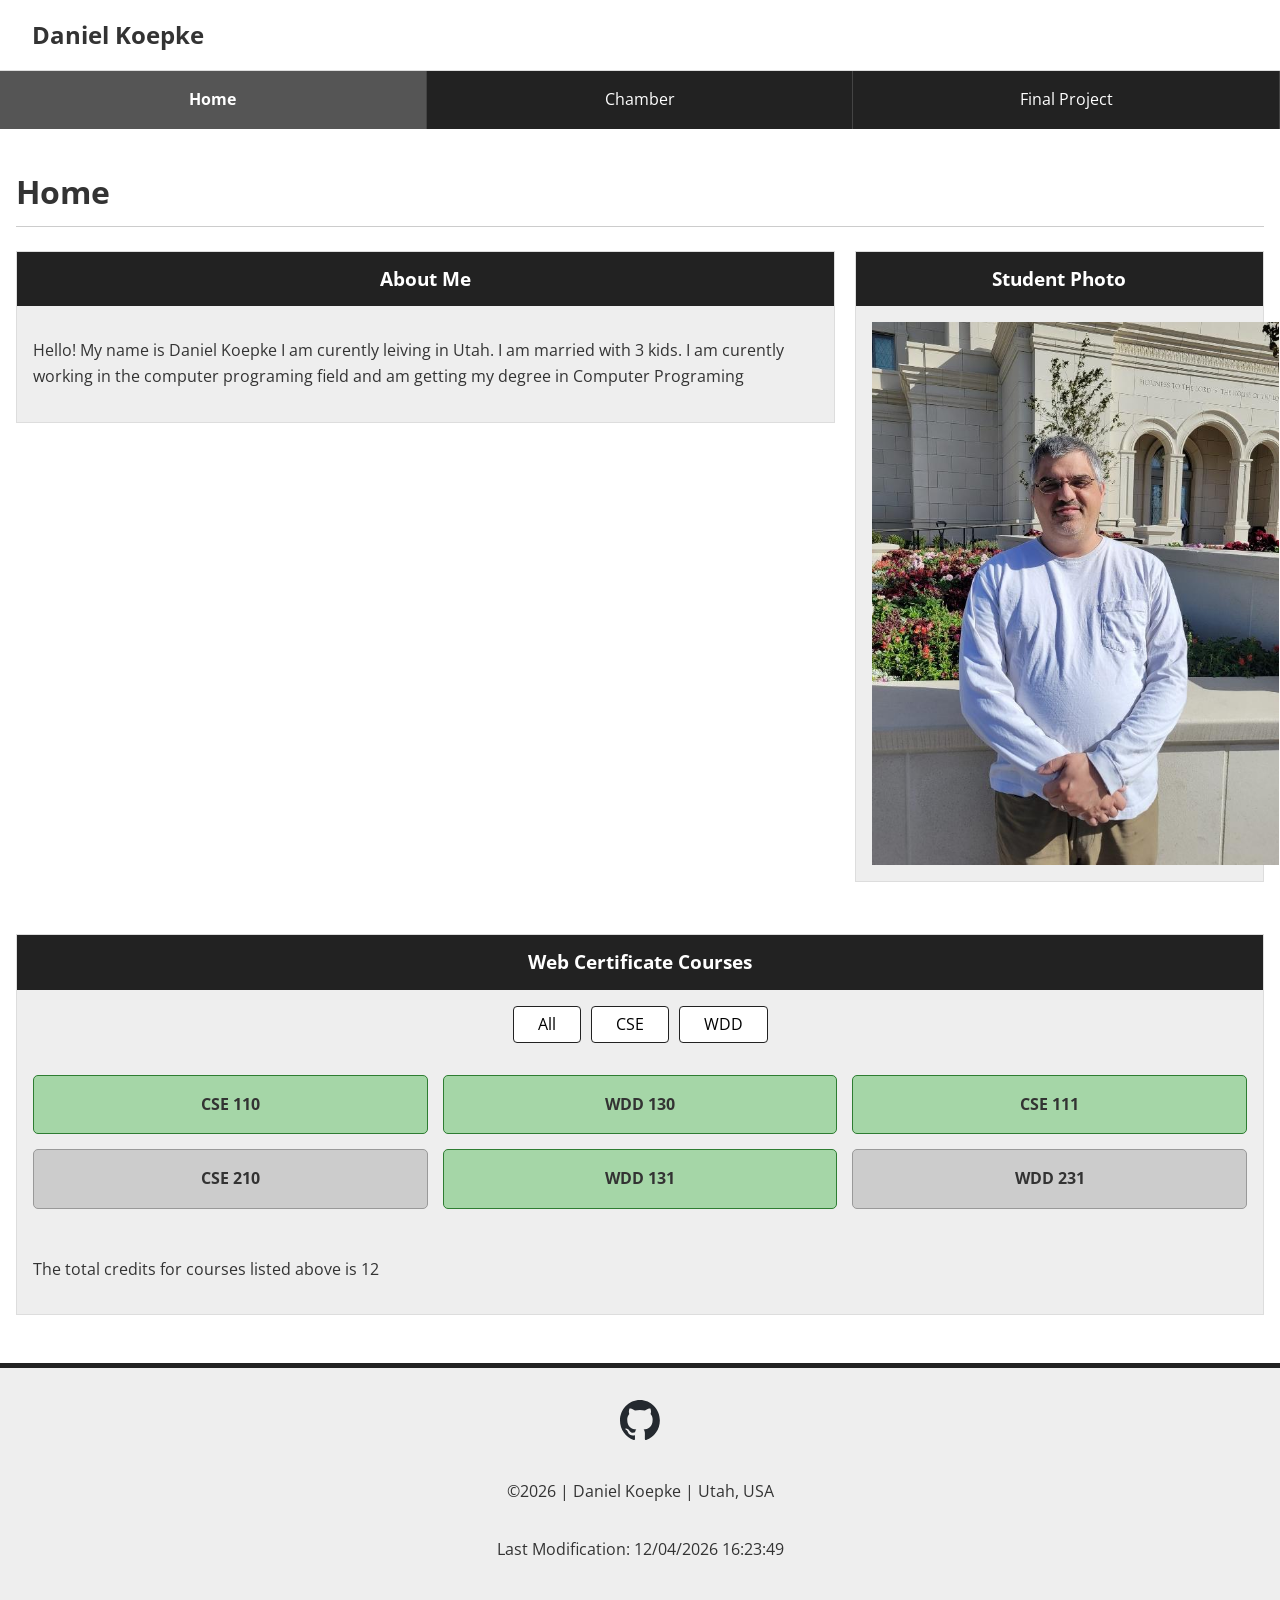
<file: index.html>
﻿<!DOCTYPE html>
<html lang="en">
<head>
    <meta charset="UTF-8">
    <meta name="viewport" content="width=device-width, initial-scale=1.0">
    <title>WDD 231 - Course Home Page - Daniel Koepke</title>
    <meta name="description" content="Course home page for WDD 231: Web Frontend Development I, featuring student profile.">
    <meta name="author" content="Daniel Koepke">
    <link rel="icon" href="favicon.ico" type="image/x-icon">

    <link rel="preconnect" href="https://fonts.googleapis.com">
    <link rel="preconnect" href="https://fonts.gstatic.com" crossorigin>
    <link href="https://fonts.googleapis.com/css2?family=Open+Sans:wght@400;600;700&family=Roboto:wght@400;500;700&display=swap" rel="stylesheet">

    <link rel="stylesheet" href="styles/normalize.css">
    <link rel="stylesheet" href="styles/small.css">
    <link rel="stylesheet" href="styles/larger.css">

    <script src="scripts/navigation.js" defer></script>
    <script src="scripts/getdates.js" defer></script>
    <script src="scripts/courses.js" defer></script>
</head>
<body>
    <header>
        <span>Daniel Koepke</span>
        <button id="menu" aria-label="Toggle Menu"></button>
    </header>

    <nav>
        <ul class="navigation">
            <li><a href="index.html" class="active">Home</a></li>
            <li><a href="chamber/directory.html">Chamber</a></li>
            <li><a href="finalproject/index.html">Final Project</a></li>
        </ul>
    </nav>

    <main>
        <h1>Home</h1>

        <div class="grid-container">
            <section class="card about">
                <h2>About Me</h2>
                <p>
                    Hello! My name is Daniel Koepke I am curently leiving in Utah. I am married with 3 kids. I am curently working in the computer programing field and am getting my degree in Computer Programing
                </p>
            </section>

            <section class="card photo">
                <h2>Student Photo</h2>
                <img src="images/profile.jpg" alt="Photo of Daniel Koepke" loading="lazy">
            </section>

            <section class="card certificate">
                <h2>Web Certificate Courses</h2>
                <div class="filter-buttons">
                    <button id="all">All</button>
                    <button id="cse">CSE</button>
                    <button id="wdd">WDD</button>
                </div>

                <div id="course-list" class="course-grid"></div>

                <p class="credits">The total credits for courses listed above is <span id="total-credits">0</span></p>
            </section>
        </div>
    </main>

    <footer>
        <div class="social">
            <a href="https://github.com/dracoon6" target="_blank">
                <img src="images/github-icon.svg" alt="GitHub">
            </a>
        </div>

        <p>&copy;<span id="currentyear"></span> | Daniel Koepke | Utah, USA</p>
        <p id="lastModified"></p>
    </footer>
</body>
</html>
</file>
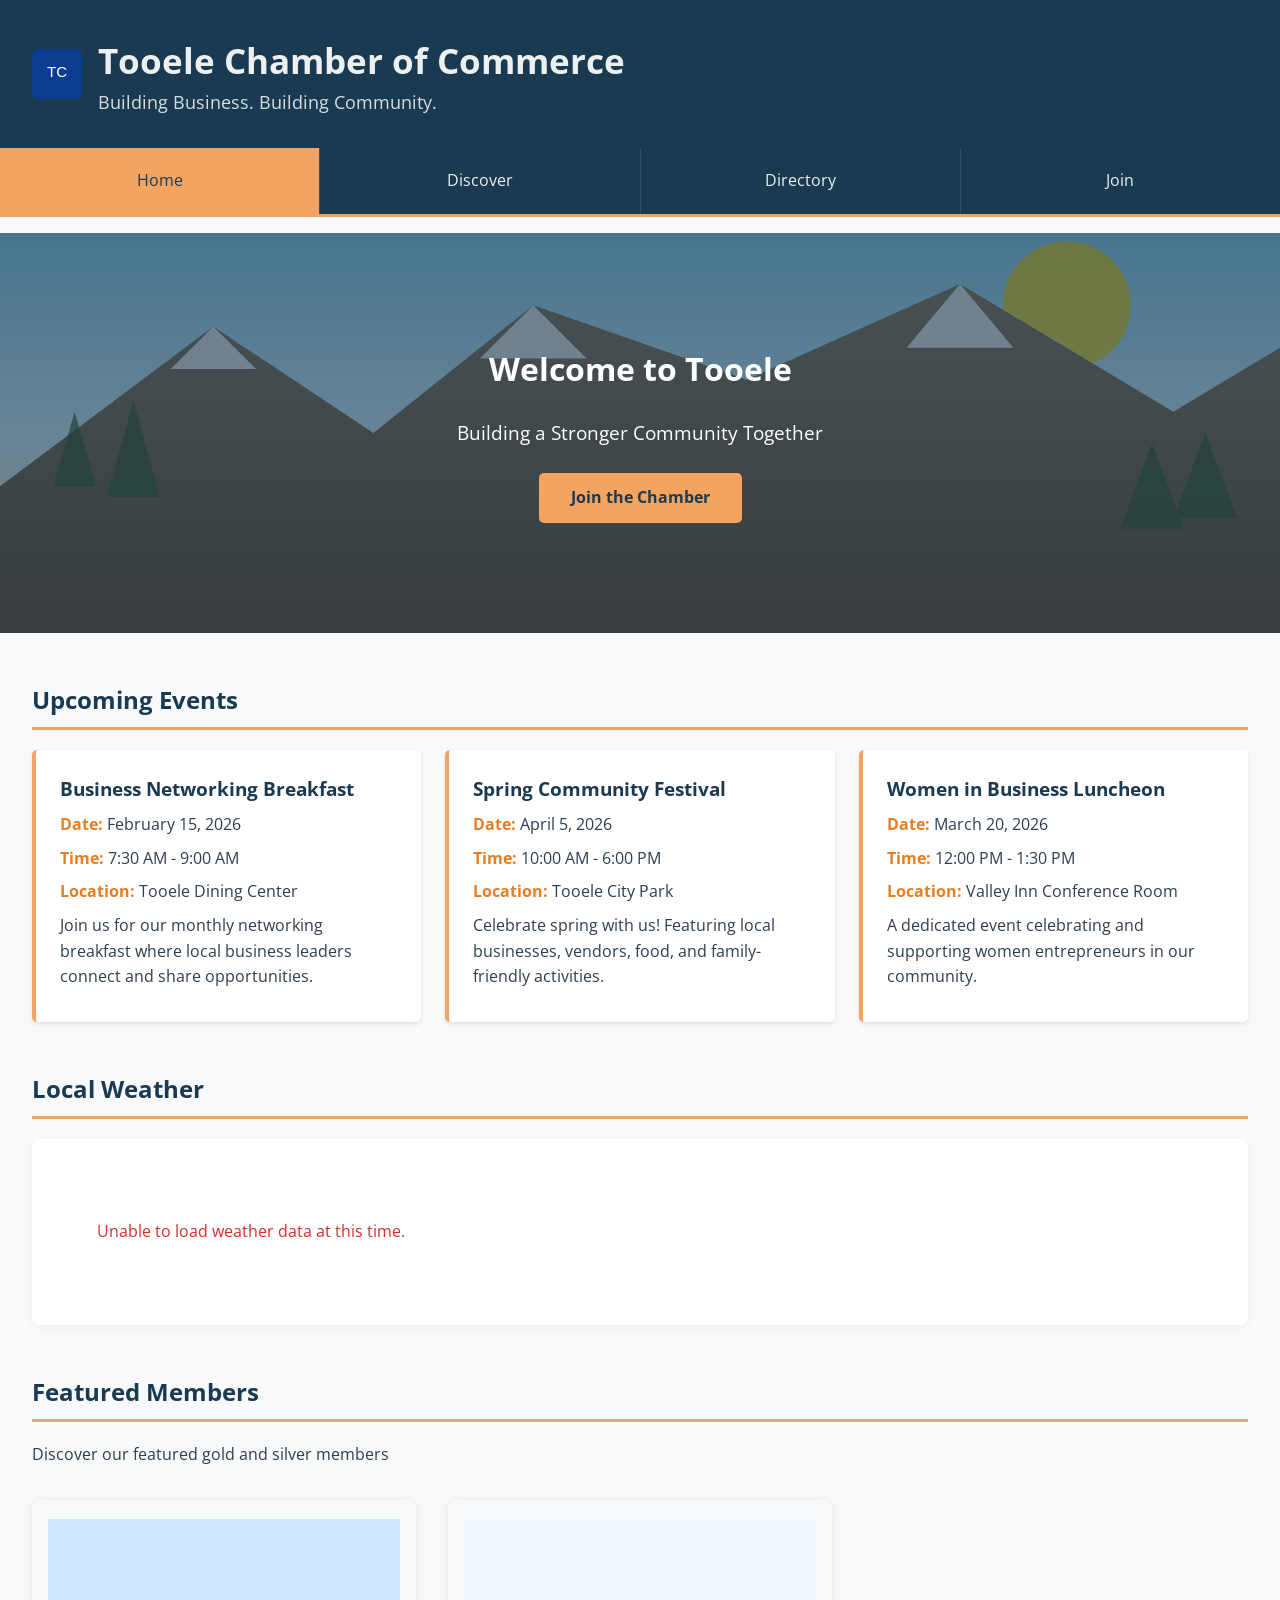
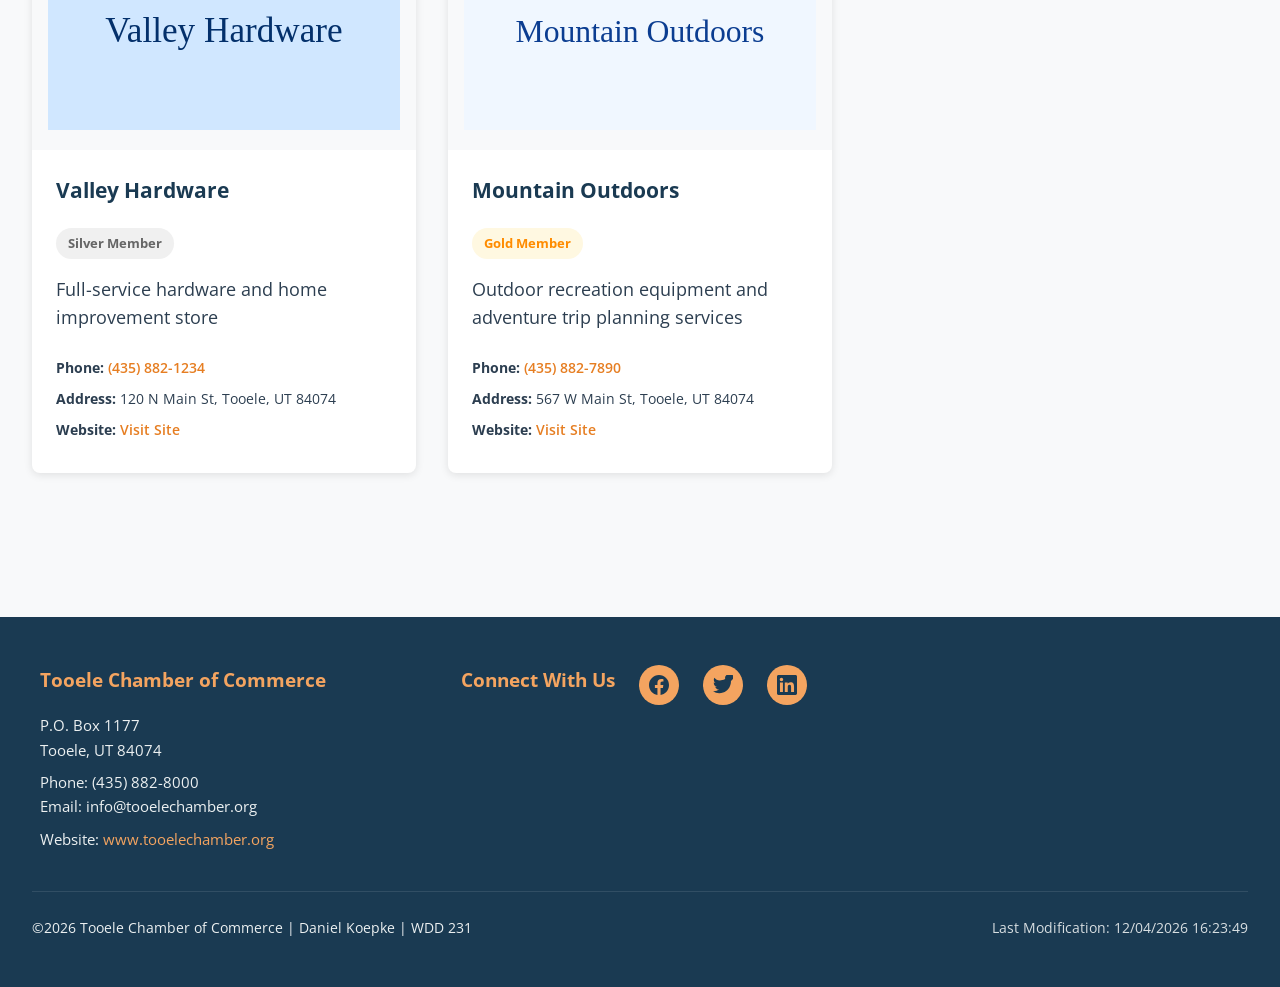
<file: chamber/index.html>
<!DOCTYPE html>
<html lang="en">
<head>
    <meta charset="UTF-8">
    <meta name="viewport" content="width=device-width, initial-scale=1.0">
    <title>Tooele Chamber of Commerce - Welcome</title>
    <meta name="description" content="Welcome to the Tooele Chamber of Commerce. Learn about local events, connect with businesses, and discover why Tooele is a great place to work and live.">
    <meta name="author" content="Daniel Koepke">
    <link rel="icon" href="favicon.ico" type="image/x-icon">

    <!-- Google Fonts -->
    <link rel="preconnect" href="https://fonts.googleapis.com">
    <link rel="preconnect" href="https://fonts.gstatic.com" crossorigin>
    <link href="https://fonts.googleapis.com/css2?family=Open+Sans:wght@400;600;700&family=Roboto:wght@400;500;700&display=swap" rel="stylesheet">

    <!-- Facebook Open Graph Meta Tags -->
    <meta property="og:title" content="Tooele Chamber of Commerce - Welcome">
    <meta property="og:description" content="Welcome to the Tooele Chamber of Commerce. Learn about local events, connect with businesses, and discover membership opportunities.">
    <meta property="og:image" content="https://dracoon6.github.io/wdd231/chamber/images/og-image.svg">
    <meta property="og:url" content="https://dracoon6.github.io/wdd231/chamber/index.html">
    <meta property="og:type" content="website">

    <!-- CSS Files -->
    <link rel="stylesheet" href="styles/normalize.css">
    <link rel="stylesheet" href="styles/small.css">
    <link rel="stylesheet" href="styles/larger.css">

    <!-- JavaScript Files -->
    <script src="scripts/navigation.js" defer></script>
    <script src="scripts/getdates.js" defer></script>
    <script src="scripts/weather.js" defer></script>
    <script src="scripts/spotlights.js" defer></script>
</head>
<body>
    <header>
        <div class="header-content">
            <img src="images/logo.svg" alt="Tooele Chamber Logo" width="50" height="50" loading="lazy">
            <div class="header-text">
                <h1>Tooele Chamber of Commerce</h1>
                <p class="tagline">Building Business. Building Community.</p>
            </div>
        </div>
        <button id="menu" aria-label="Toggle Navigation Menu"></button>
    </header>

    <nav>
        <ul class="navigation">
            <li><a href="index.html" class="active">Home</a></li>
            <li><a href="discover.html">Discover</a></li>
            <li><a href="directory.html">Directory</a></li>
            <li><a href="join.html">Join</a></li>
        </ul>
    </nav>

    <main>
        <!-- Hero Section -->
        <section class="hero" id="hero">
            <img src="images/hero-image.svg" alt="Tooele Mountain landscape at sunset" width="1200" height="400" loading="lazy">
            <div class="hero-overlay">
                <h2>Welcome to Tooele</h2>
                <p>Building a Stronger Community Together</p>
                <a href="join.html" class="cta-button">Join the Chamber</a>
            </div>
        </section>

        <!-- Current Events Section -->
        <section class="events-section">
            <h2>Upcoming Events</h2>
            <div class="events-container" id="events-container">
                <article class="event-card">
                    <h3>Business Networking Breakfast</h3>
                    <p><strong>Date:</strong> February 15, 2026</p>
                    <p><strong>Time:</strong> 7:30 AM - 9:00 AM</p>
                    <p><strong>Location:</strong> Tooele Dining Center</p>
                    <p>Join us for our monthly networking breakfast where local business leaders connect and share opportunities.</p>
                </article>
                <article class="event-card">
                    <h3>Spring Community Festival</h3>
                    <p><strong>Date:</strong> April 5, 2026</p>
                    <p><strong>Time:</strong> 10:00 AM - 6:00 PM</p>
                    <p><strong>Location:</strong> Tooele City Park</p>
                    <p>Celebrate spring with us! Featuring local businesses, vendors, food, and family-friendly activities.</p>
                </article>
                <article class="event-card">
                    <h3>Women in Business Luncheon</h3>
                    <p><strong>Date:</strong> March 20, 2026</p>
                    <p><strong>Time:</strong> 12:00 PM - 1:30 PM</p>
                    <p><strong>Location:</strong> Valley Inn Conference Room</p>
                    <p>A dedicated event celebrating and supporting women entrepreneurs in our community.</p>
                </article>
            </div>
        </section>

        <!-- Weather Section -->
        <section class="weather-section">
            <h2>Local Weather</h2>
            <div class="weather-container" id="weather-container">
                <div class="loading">Loading weather data...</div>
            </div>
        </section>

        <!-- Member Spotlights Section -->
        <section class="spotlights-section">
            <h2>Featured Members</h2>
            <p class="spotlights-intro">Discover our featured gold and silver members</p>
            <div class="spotlights-container" id="spotlights-container">
                <div class="loading">Loading featured members...</div>
            </div>
        </section>
    </main>

    <footer>
        <div class="footer-content">
            <div class="footer-section">
                <h3>Tooele Chamber of Commerce</h3>
                <p>P.O. Box 1177<br>Tooele, UT 84074</p>
                <p>Phone: (435) 882-8000<br>Email: info@tooelechamber.org</p>
                <p>Website: <a href="https://www.tooelechamber.org" target="_blank">www.tooelechamber.org</a></p>
            </div>

            <div class="footer-section social">
                <h3>Connect With Us</h3>
                <a href="https://www.facebook.com/tooelechamber" target="_blank" aria-label="Facebook">
                    <svg width="24" height="24" viewBox="0 0 24 24" fill="currentColor">
                        <path d="M24 12.073c0-6.627-5.373-12-12-12s-12 5.373-12 12c0 5.99 4.388 10.954 10.125 11.854v-8.385H7.078v-3.47h3.047V9.43c0-3.007 1.792-4.669 4.533-4.669 1.312 0 2.686.235 2.686.235v2.953H15.83c-1.491 0-1.956.925-1.956 1.874v2.25h3.328l-.532 3.47h-2.796v8.385C19.612 23.027 24 18.062 24 12.073z"/>
                    </svg>
                </a>
                <a href="https://www.twitter.com/tooelechamber" target="_blank" aria-label="Twitter">
                    <svg width="24" height="24" viewBox="0 0 24 24" fill="currentColor">
                        <path d="M23.953 4.57a10 10 0 002.856-3.51 9.977 9.977 0 01-2.828.856 4.958 4.958 0 002.163-2.723c-.951.555-2.005.959-3.127 1.184a4.92 4.92 0 00-8.384 4.482C7.69 8.095 4.067 6.13 1.64 3.162a4.822 4.822 0 00-.666 2.475c0 1.71.87 3.213 2.188 4.096a4.904 4.904 0 01-2.228-.616v.06a4.923 4.923 0 003.946 4.827 4.996 4.996 0 01-2.212.085 4.936 4.936 0 004.604 3.417a9.867 9.867 0 01-6.102 2.105c-.39 0-.779-.023-1.17-.067a13.995 13.995 0 007.557 2.209c9.053 0 13.998-7.496 13.998-13.985 0-.21 0-.42-.015-.63A9.935 9.935 0 0024 4.59z"/>
                    </svg>
                </a>
                <a href="https://www.linkedin.com/company/tooele-chamber-of-commerce" target="_blank" aria-label="LinkedIn">
                    <svg width="24" height="24" viewBox="0 0 24 24" fill="currentColor">
                        <path d="M20.447 20.452h-3.554v-5.569c0-1.328-.027-3.037-1.852-3.037-1.853 0-2.136 1.445-2.136 2.939v5.667H9.351V9h3.414v1.561h.046c.477-.9 1.637-1.85 3.37-1.85 3.601 0 4.267 2.37 4.267 5.455v6.286zM5.337 7.433c-1.144 0-2.063-.926-2.063-2.065 0-1.138.92-2.063 2.063-2.063 1.14 0 2.064.925 2.064 2.063 0 1.139-.925 2.065-2.064 2.065zm1.782 13.019H3.555V9h3.564v11.452zM22.225 0H1.771C.792 0 0 .774 0 1.729v20.542C0 23.227.792 24 1.771 24h20.451C23.2 24 24 23.227 24 22.271V1.729C24 .774 23.2 0 22.225 0z"/>
                    </svg>
                </a>
            </div>
        </div>

        <div class="footer-bottom">
            <p>&copy;<span id="currentyear"></span> Tooele Chamber of Commerce | Daniel Koepke | WDD 231</p>
            <p id="lastModified"></p>
        </div>
    </footer>
</body>
</html>
</file>
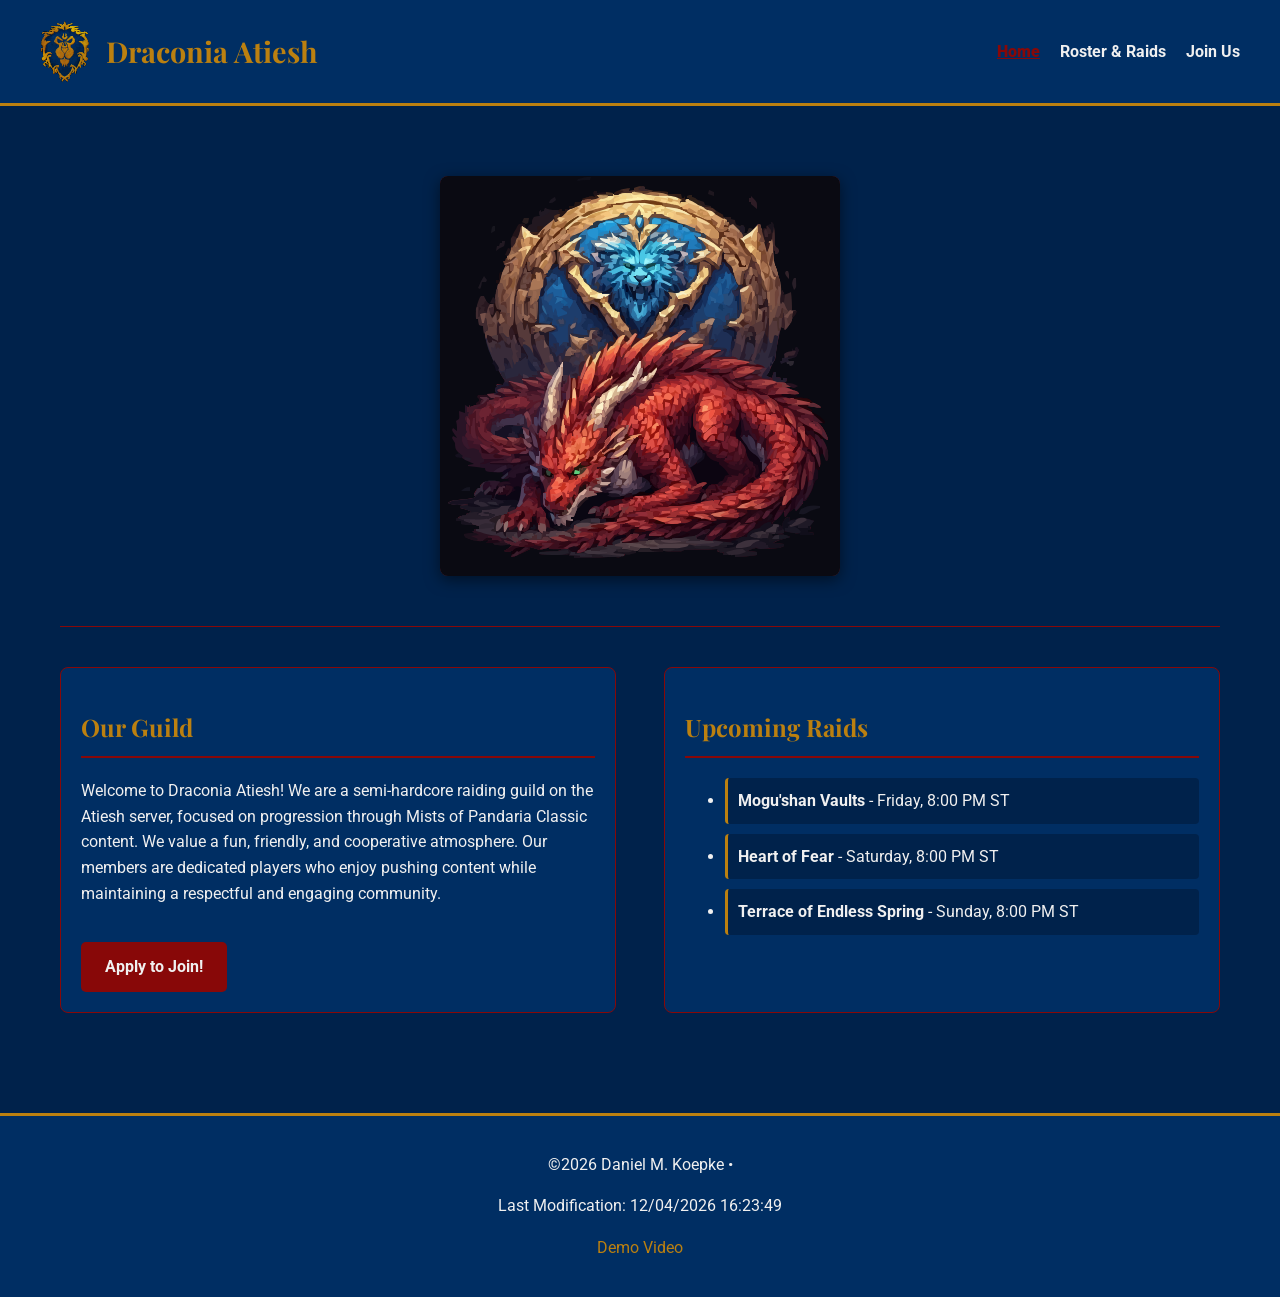
<file: finalproject/index.html>
﻿<!DOCTYPE html>
<html lang="en-US">
<head>
    <meta charset="utf-8">
    <meta name="viewport" content="width=device-width, initial-scale=1">
    <title>Draconia Atiesh - Guild Home</title>
    <meta name="description" content="Draconia Atiesh guild on Atiesh server — semi-hardcore MOP Classic raiding guild. Join, view roster and sign up for raids.">
    <meta name="author" content="Daniel M. Koepke">
    <meta property="og:title" content="Draconia Atiesh - Guild Home">
    <meta property="og:description" content="Semi-hardcore raiding guild focused on Mists of Pandaria Classic progression and camaraderie.">
    <meta property="og:url" content="https://dracoon6.github.io/wdd231/finalproject/index.html">
    <meta property="og:type" content="website">
    <meta property="og:image" content="https://dracoon6.github.io/wdd231/finalproject/images/gild_crest.svg">
    <link rel="icon" href="favicon.ico" type="image/x-icon">
    <link rel="preconnect" href="https://fonts.googleapis.com">
    <link rel="preconnect" href="https://fonts.gstatic.com" crossorigin>
    <link href="https://fonts.googleapis.com/css2?family=Playfair+Display:wght@700&family=Roboto:wght@400;700&display=swap" rel="stylesheet">
    <link rel="stylesheet" href="styles/normalize.css">
    <link rel="stylesheet" href="styles/small.css">
    <link rel="stylesheet" href="styles/larger.css">
    <script src="scripts/nav.js" defer></script>
    <script src="scripts/getdates.js" defer></script>
</head>
<body>
    <header>
        <div class="header-content">
            <img src="images/alliancelogo.svg" alt="Alliance Logo" width="50" height="50" loading="lazy">
            <div class="logo">
                <h1>Draconia Atiesh</h1>
            </div>
        </div>
        <nav aria-label="Main navigation">
            <button id="menu-toggle" class="menu-toggle" aria-expanded="false" aria-controls="main-nav">Menu</button>
            <ul id="main-nav">
                <li><a href="index.html">Home</a></li>
                <li><a href="roster.html">Roster & Raids</a></li>
                <li><a href="join.html">Join Us</a></li>
            </ul>
        </nav>
    </header>
    <main class="container">
        <section class="hero">
            <img src="images/gild_crest.svg" alt="Draconia Atiesh Guild Crest" loading="lazy">
        </section>
        <section class="content-section">
            <article class="guild-info">
                <h2>Our Guild</h2>
                <p>
                    Welcome to Draconia Atiesh! We are a semi-hardcore raiding guild on the Atiesh server,
                    focused on progression through Mists of Pandaria Classic content. We value a fun,
                    friendly, and cooperative atmosphere. Our members are dedicated players who enjoy
                    pushing content while maintaining a respectful and engaging community.
                </p>
                <a href="join.html" class="cta-button">Apply to Join!</a>
            </article>

            <aside class="raid-info">
                <h2>Upcoming Raids</h2>
                <ul class="raid-list">
                    <li><strong>Mogu'shan Vaults</strong> - Friday, 8:00 PM ST</li>
                    <li><strong>Heart of Fear</strong> - Saturday, 8:00 PM ST</li>
                    <li><strong>Terrace of Endless Spring</strong> - Sunday, 8:00 PM ST</li>
                </ul>
            </aside>
        </section>
    </main>
    <footer>
        <p>&copy;<span id="currentyear"></span> Daniel M. Koepke &#x2022;</p>
        <p id="lastModified"></p>
        <p><a href="https://youtu.be/kz4wRZ-fVAA">Demo Video</a></p>
    </footer>
</body>
</html>
</file>
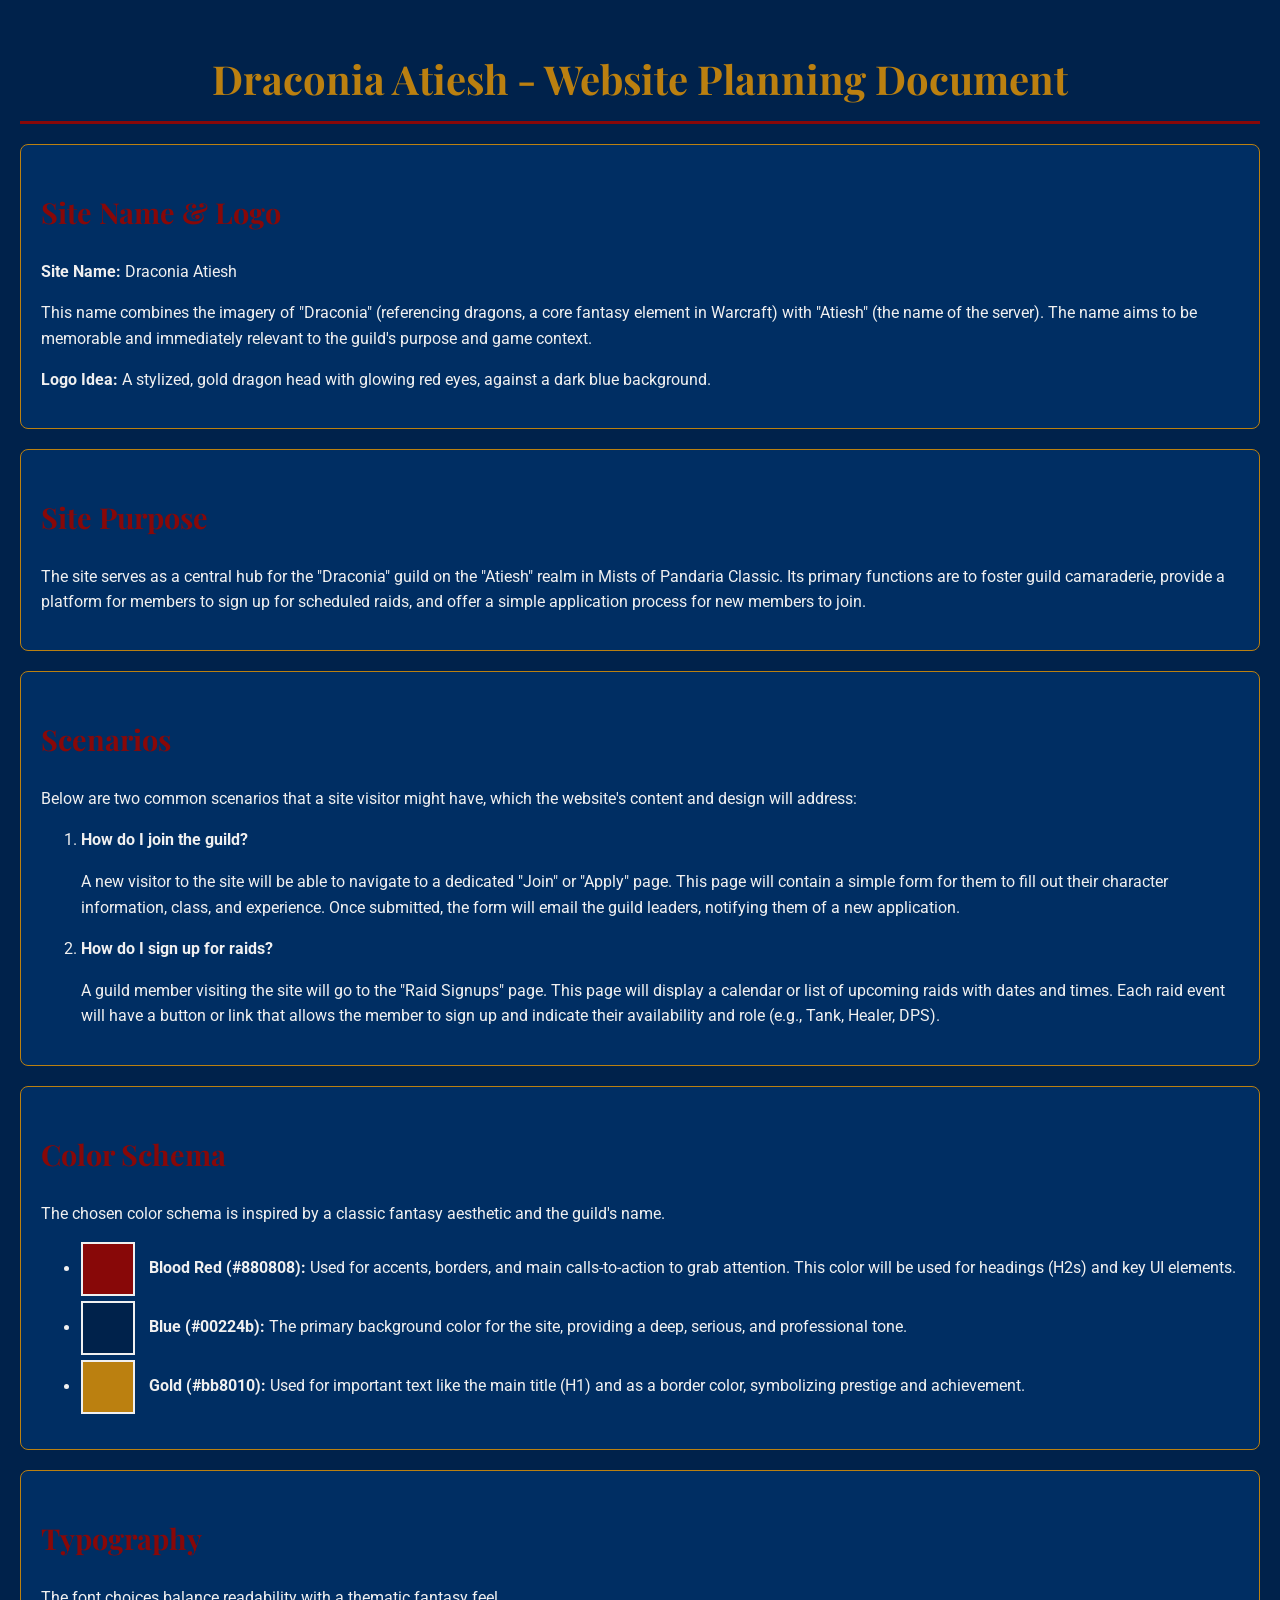
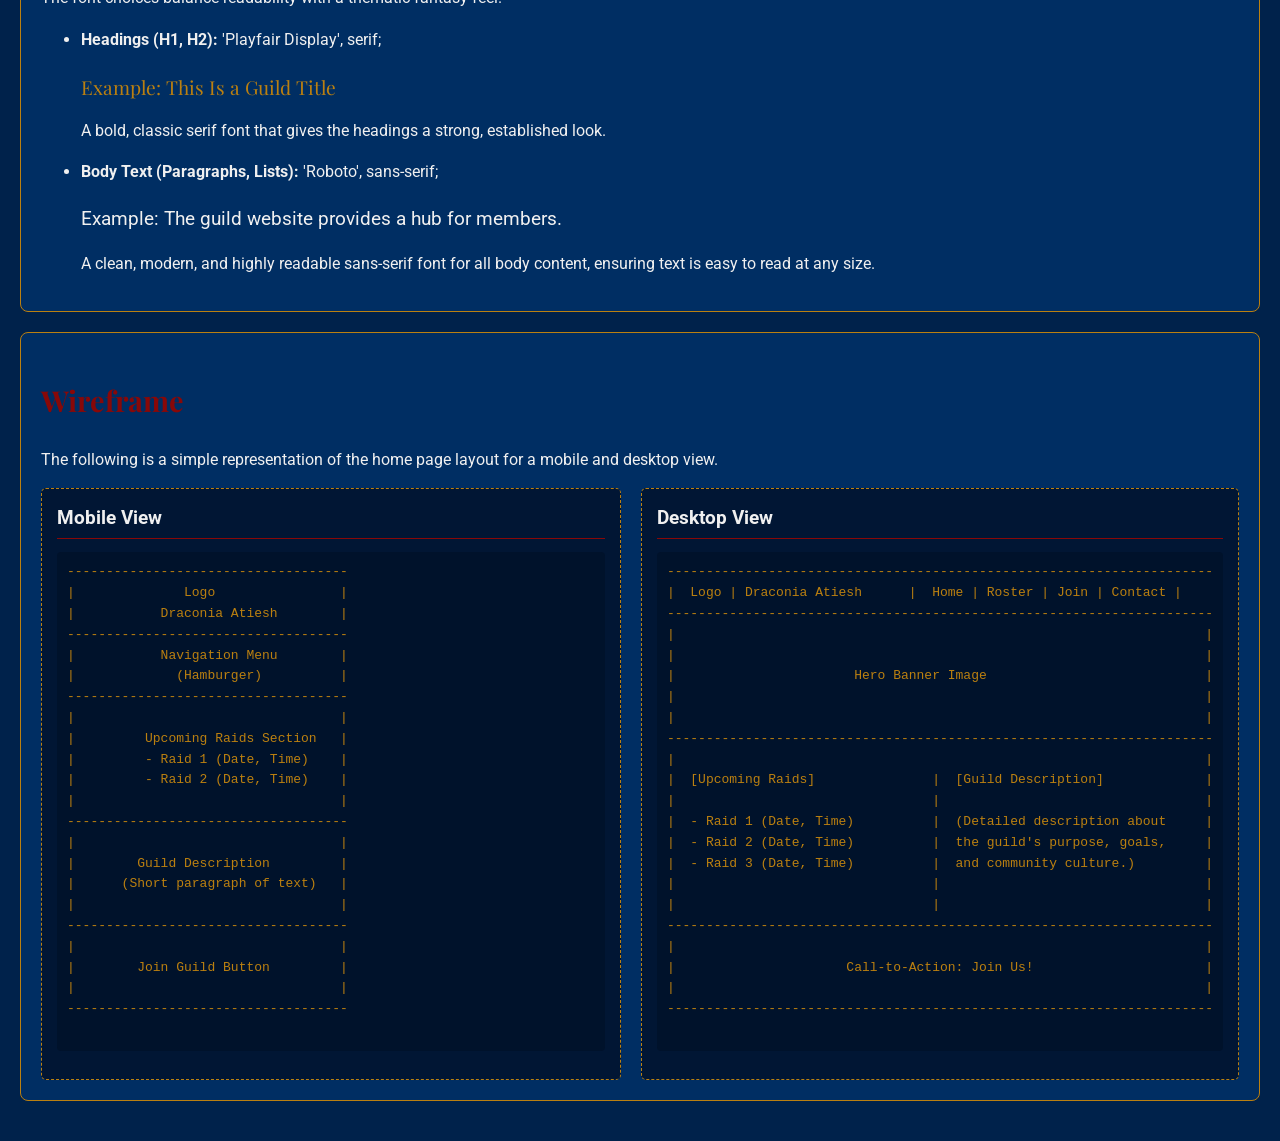
<file: website-planning-document.html>
﻿<!DOCTYPE html>
<html lang="en">
<head>
    <meta charset="UTF-8">
    <meta name="viewport" content="width=device-width, initial-scale=1.0">
    <title>Draconia Atiesh - Website Plan</title>
    <link rel="preconnect" href="https://fonts.googleapis.com">
    <link rel="preconnect" href="https://fonts.gstatic.com" crossorigin>
    <link href="https://fonts.googleapis.com/css2?family=Playfair+Display:wght@700&family=Roboto:wght@400;700&display=swap" rel="stylesheet">

    <style>
        :root {
            --blood-red: #880808;
            --dark-blue: #00224b;
            --gold: #bb8010;
            --light-text: #f0f0f0;
        }
        body {
            font-family: 'Roboto', sans-serif;
            background-color: var(--dark-blue);
            color: var(--light-text);
            line-height: 1.6;
            margin: 0;
            padding: 20px;
        }
        h1, h2, h3 {
            font-family: 'Playfair Display', serif;
            color: var(--gold);
        }

        h1 {
            font-size: 2.5rem;
            text-align: center;
            border-bottom: 3px solid var(--blood-red);
            padding-bottom: 10px;
            margin-bottom: 20px;
        }

        h2 {
            font-size: 1.8rem;
            color: var(--blood-red);
        }

        p, ul {
            margin-bottom: 15px;
        }

        li {
            margin-bottom: 5px;
        }
        .section {
            background-color: #002e63;
            padding: 20px;
            border-radius: 8px;
            margin-bottom: 20px;
            border: 1px solid var(--gold);
        }
        .color-box {
            display: inline-block;
            width: 50px;
            height: 50px;
            margin-right: 10px;
            border: 2px solid var(--light-text);
            vertical-align: middle;
        }

        .red-box {
            background-color: var(--blood-red);
        }

        .blue-box {
            background-color: var(--dark-blue);
        }

        .gold-box {
            background-color: var(--gold);
        }

        .font-example {
            font-size: 1.2rem;
            margin-bottom: 10px;
        }

        .wireframe-container {
            display: flex;
            flex-wrap: wrap;
            gap: 20px;
        }

        .wireframe-box {
            background-color: #011634;
            border: 1px dashed var(--gold);
            padding: 15px;
            border-radius: 5px;
            flex: 1 1 300px;
        }

            .wireframe-box h3 {
                margin-top: 0;
                color: var(--light-text);
                font-family: 'Roboto', sans-serif;
                border-bottom: 1px solid var(--blood-red);
                padding-bottom: 5px;
                margin-bottom: 10px;
            }

        pre {
            background-color: #00122b;
            color: var(--gold);
            padding: 10px;
            border-radius: 4px;
            overflow-x: auto;
        }
    </style>
</head>
<body>

    <h1>Draconia Atiesh - Website Planning Document</h1>

    <div class="section">
        <h2>Site Name & Logo</h2>
        <p><strong>Site Name:</strong> Draconia Atiesh</p>
        <p>This name combines the imagery of "Draconia" (referencing dragons, a core fantasy element in Warcraft) with "Atiesh" (the name of the server). The name aims to be memorable and immediately relevant to the guild's purpose and game context.</p>
        <p><strong>Logo Idea:</strong> A stylized, gold dragon head with glowing red eyes, against a dark blue background.</p>
    </div>

    <div class="section">
        <h2>Site Purpose</h2>
        <p>The site serves as a central hub for the "Draconia" guild on the "Atiesh" realm in Mists of Pandaria Classic. Its primary functions are to foster guild camaraderie, provide a platform for members to sign up for scheduled raids, and offer a simple application process for new members to join.</p>
    </div>

    <div class="section">
        <h2>Scenarios</h2>
        <p>Below are two common scenarios that a site visitor might have, which the website's content and design will address:</p>
        <ol>
            <li>
                <p><strong>How do I join the guild?</strong></p>
                <p>A new visitor to the site will be able to navigate to a dedicated "Join" or "Apply" page. This page will contain a simple form for them to fill out their character information, class, and experience. Once submitted, the form will email the guild leaders, notifying them of a new application.</p>
            </li>
            <li>
                <p><strong>How do I sign up for raids?</strong></p>
                <p>A guild member visiting the site will go to the "Raid Signups" page. This page will display a calendar or list of upcoming raids with dates and times. Each raid event will have a button or link that allows the member to sign up and indicate their availability and role (e.g., Tank, Healer, DPS).</p>
            </li>
        </ol>
    </div>

    <div class="section">
        <h2>Color Schema</h2>
        <p>The chosen color schema is inspired by a classic fantasy aesthetic and the guild's name.</p>
        <ul>
            <li>
                <span class="color-box red-box"></span>
                <strong>Blood Red (#880808):</strong> Used for accents, borders, and main calls-to-action to grab attention. This color will be used for headings (H2s) and key UI elements.
            </li>
            <li>
                <span class="color-box blue-box"></span>
                <strong>Blue (#00224b):</strong> The primary background color for the site, providing a deep, serious, and professional tone.
            </li>
            <li>
                <span class="color-box gold-box"></span>
                <strong>Gold (#bb8010):</strong> Used for important text like the main title (H1) and as a border color, symbolizing prestige and achievement.
            </li>
        </ul>
    </div>

    <div class="section">
        <h2>Typography</h2>
        <p>The font choices balance readability with a thematic fantasy feel.</p>
        <ul>
            <li>
                <strong>Headings (H1, H2):</strong> 'Playfair Display', serif;
                <p class="font-example" style="font-family: 'Playfair Display', serif; color: var(--gold);">Example: This Is a Guild Title</p>
                <p>A bold, classic serif font that gives the headings a strong, established look.</p>
            </li>
            <li>
                <strong>Body Text (Paragraphs, Lists):</strong> 'Roboto', sans-serif;
                <p class="font-example" style="font-family: 'Roboto', sans-serif; color: var(--light-text);">Example: The guild website provides a hub for members.</p>
                <p>A clean, modern, and highly readable sans-serif font for all body content, ensuring text is easy to read at any size.</p>
            </li>
        </ul>
    </div>

    <div class="section">
        <h2>Wireframe</h2>
        <p>The following is a simple representation of the home page layout for a mobile and desktop view.</p>
        <div class="wireframe-container">
            <div class="wireframe-box">
                <h3>Mobile View</h3>
                <pre>
------------------------------------
|              Logo                |
|           Draconia Atiesh        |
------------------------------------
|           Navigation Menu        |
|             (Hamburger)          |
------------------------------------
|                                  |
|         Upcoming Raids Section   |
|         - Raid 1 (Date, Time)    |
|         - Raid 2 (Date, Time)    |
|                                  |
------------------------------------
|                                  |
|        Guild Description         |
|      (Short paragraph of text)   |
|                                  |
------------------------------------
|                                  |
|        Join Guild Button         |
|                                  |
------------------------------------
                </pre>
            </div>

            <div class="wireframe-box">
                <h3>Desktop View</h3>
                <pre>
----------------------------------------------------------------------
|  Logo | Draconia Atiesh      |  Home | Roster | Join | Contact |
----------------------------------------------------------------------
|                                                                    |
|                                                                    |
|                       Hero Banner Image                            |
|                                                                    |
|                                                                    |
----------------------------------------------------------------------
|                                                                    |
|  [Upcoming Raids]               |  [Guild Description]             |
|                                 |                                  |
|  - Raid 1 (Date, Time)          |  (Detailed description about     |
|  - Raid 2 (Date, Time)          |  the guild's purpose, goals,     |
|  - Raid 3 (Date, Time)          |  and community culture.)         |
|                                 |                                  |
|                                 |                                  |
----------------------------------------------------------------------
|                                                                    |
|                      Call-to-Action: Join Us!                      |
|                                                                    |
----------------------------------------------------------------------
                </pre>
            </div>
        </div>
    </div>

</body>
</html>
</file>
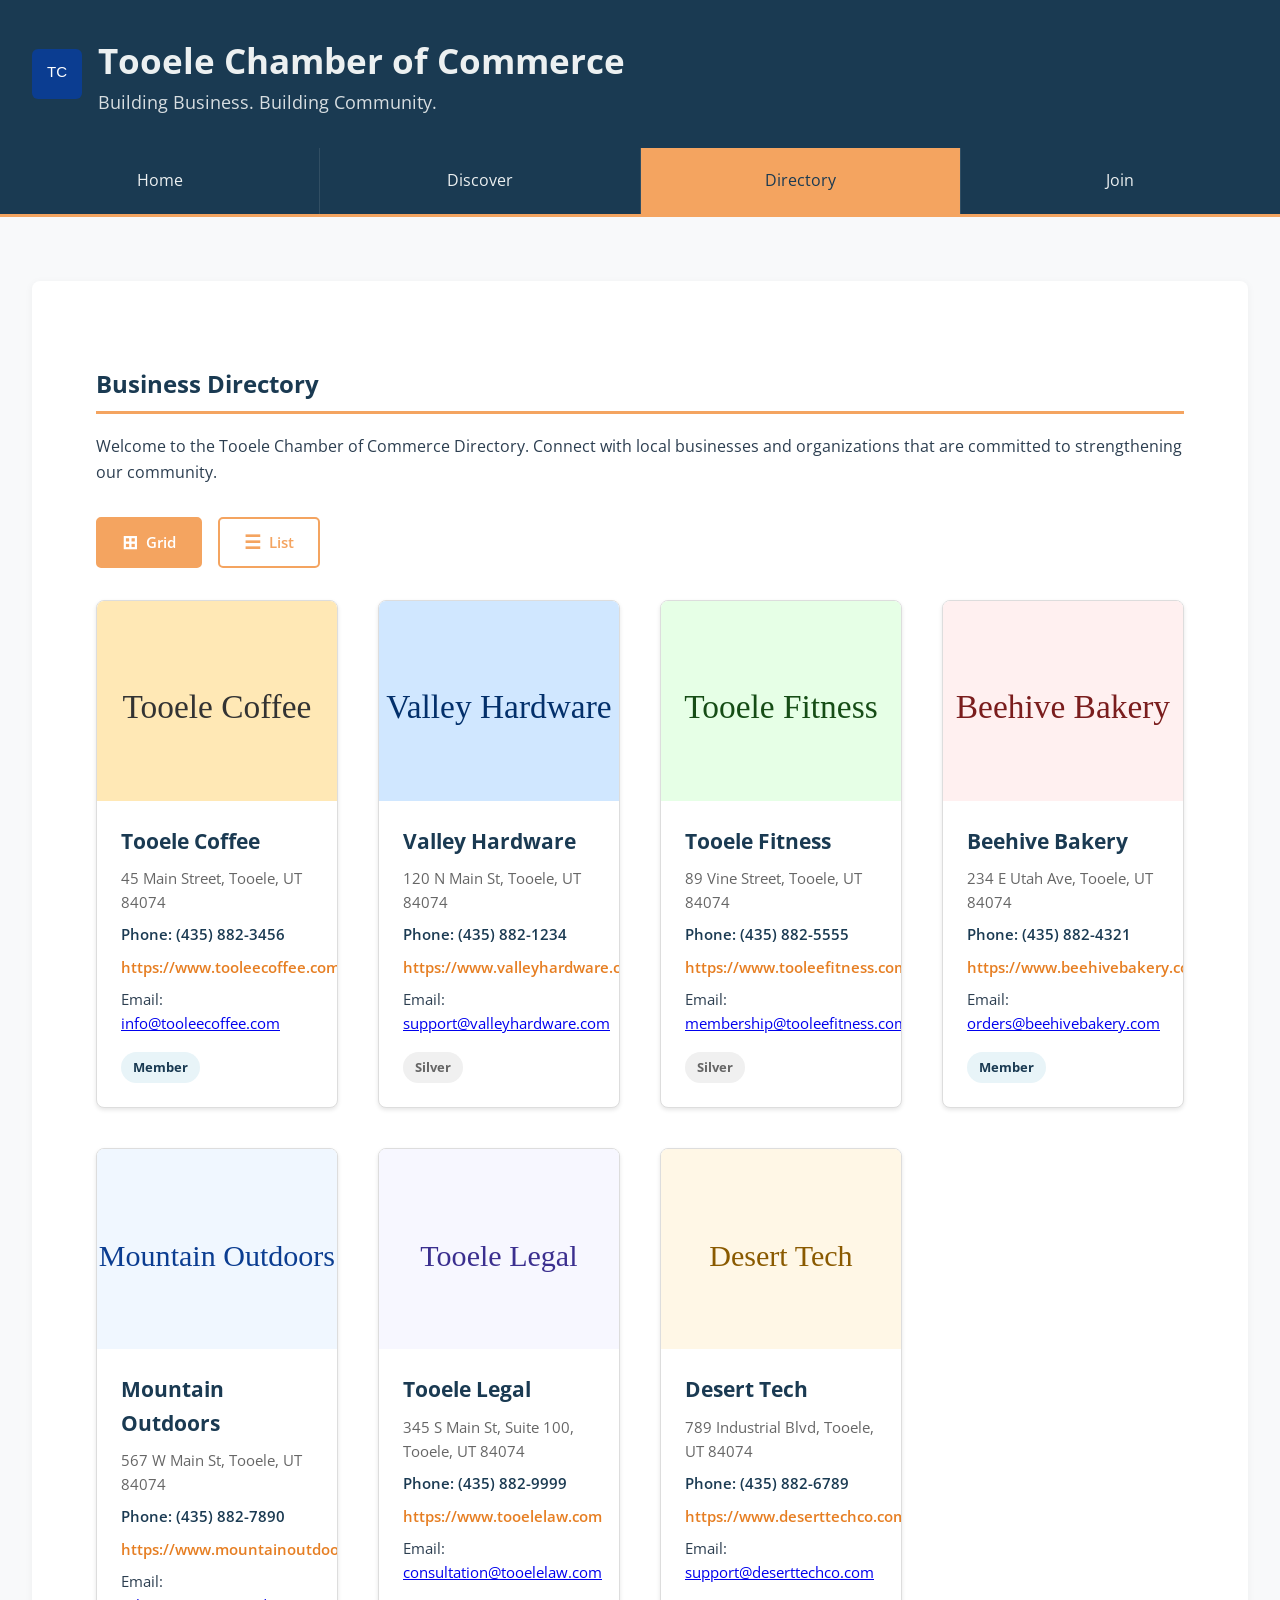
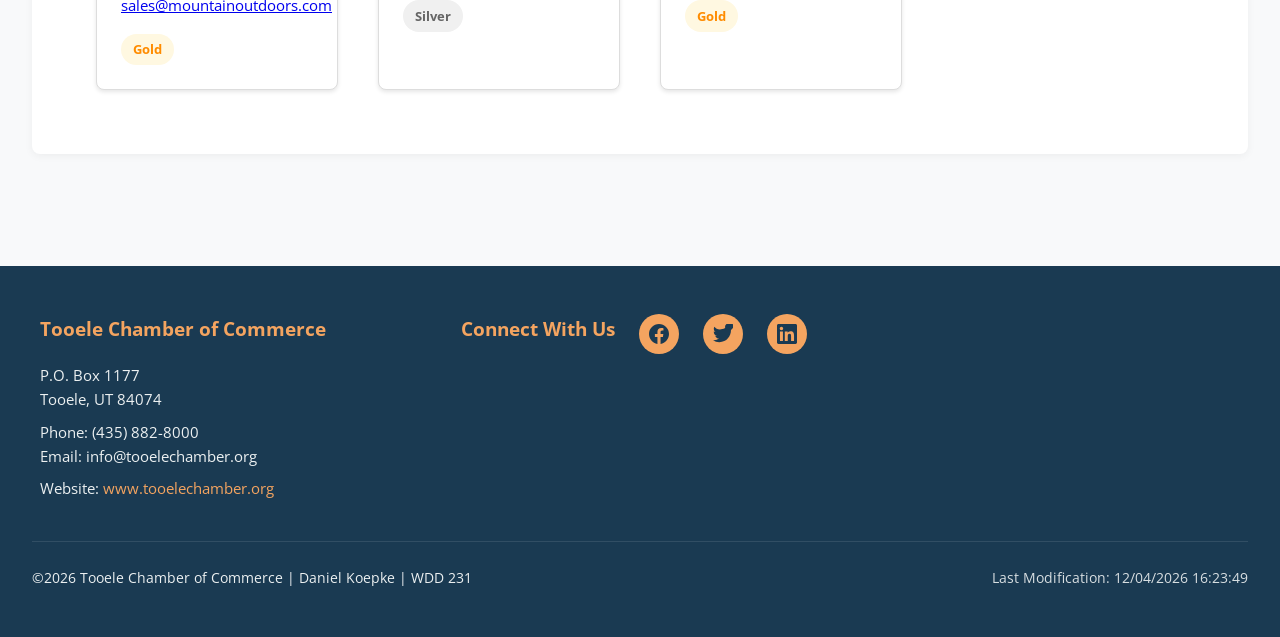
<file: chamber/directory.html>
<!DOCTYPE html>
<html lang="en">
<head>
    <meta charset="UTF-8">
    <meta name="viewport" content="width=device-width, initial-scale=1.0">
    <title>Tooele Chamber of Commerce - Business Directory</title>
    <meta name="description" content="Explore the Tooele Chamber of Commerce business directory. Connect with local businesses, discover membership opportunities, and strengthen community ties.">
    <meta name="author" content="Daniel Koepke">
    <link rel="icon" href="favicon.ico" type="image/x-icon">

    <!-- Google Fonts -->
    <link rel="preconnect" href="https://fonts.googleapis.com">
    <link rel="preconnect" href="https://fonts.gstatic.com" crossorigin>
    <link href="https://fonts.googleapis.com/css2?family=Open+Sans:wght@400;600;700&family=Roboto:wght@400;500;700&display=swap" rel="stylesheet">

    <!-- Facebook Open Graph Meta Tags -->
    <meta property="og:title" content="Tooele Chamber of Commerce - Business Directory">
    <meta property="og:description" content="Connect with local businesses and organizations in Tooele. Browse our directory of chamber members and discover membership benefits.">
    <meta property="og:image" content="https://dracoon6.github.io/wdd231/chamber/images/og-image.svg">
    <meta property="og:url" content="https://dracoon6.github.io/wdd231/chamber/directory.html">
    <meta property="og:type" content="website">

    <!-- CSS Files -->
    <link rel="stylesheet" href="styles/normalize.css">
    <link rel="stylesheet" href="styles/small.css">
    <link rel="stylesheet" href="styles/larger.css">

    <!-- JavaScript Files -->
    <script src="scripts/navigation.js" defer></script>
    <script src="scripts/getdates.js" defer></script>
    <script src="scripts/directory.js" defer></script>
</head>
<body>
    <header>
        <div class="header-content">
            <img src="images/logo.svg" alt="Tooele Chamber Logo" width="50" height="50" loading="lazy">
            <div class="header-text">
                <h1>Tooele Chamber of Commerce</h1>
                <p class="tagline">Building Business. Building Community.</p>
            </div>
        </div>
        <button id="menu" aria-label="Toggle Navigation Menu"></button>
    </header>

    <nav>
        <ul class="navigation">
            <li><a href="../index.html">Home</a></li>
            <li><a href="discover.html">Discover</a></li>
            <li><a href="directory.html" class="active">Directory</a></li>
            <li><a href="join.html">Join</a></li>
        </ul>
    </nav>

    <main>
        <section class="directory-section">
            <h2>Business Directory</h2>
            <p class="intro-text">Welcome to the Tooele Chamber of Commerce Directory. Connect with local businesses and organizations that are committed to strengthening our community.</p>

            <!-- View Toggle Buttons -->
            <div class="view-toggle">
                <button id="grid-view" class="view-btn active" title="Switch to grid view">
                    <span class="icon">⊞</span> Grid
                </button>
                <button id="list-view" class="view-btn" title="Switch to list view">
                    <span class="icon">☰</span> List
                </button>
            </div>

            <!-- Members Container -->
            <div id="members-container" class="members-grid">
                <p class="loading">Loading directory...</p>
            </div>
        </section>
    </main>

    <footer>
        <div class="footer-content">
            <div class="footer-section">
                <h3>Tooele Chamber of Commerce</h3>
                <p>P.O. Box 1177<br>Tooele, UT 84074</p>
                <p>Phone: (435) 882-8000<br>Email: info@tooelechamber.org</p>
                <p>Website: <a href="https://www.tooelechamber.org" target="_blank">www.tooelechamber.org</a></p>
            </div>

            <div class="footer-section social">
                <h3>Connect With Us</h3>
                <a href="https://www.facebook.com/tooelechamber" target="_blank" aria-label="Facebook">
                    <svg width="24" height="24" viewBox="0 0 24 24" fill="currentColor">
                        <path d="M24 12.073c0-6.627-5.373-12-12-12s-12 5.373-12 12c0 5.99 4.388 10.954 10.125 11.854v-8.385H7.078v-3.47h3.047V9.43c0-3.007 1.792-4.669 4.533-4.669 1.312 0 2.686.235 2.686.235v2.953H15.83c-1.491 0-1.956.925-1.956 1.874v2.25h3.328l-.532 3.47h-2.796v8.385C19.612 23.027 24 18.062 24 12.073z"/>
                    </svg>
                </a>
                <a href="https://www.twitter.com/tooelechamber" target="_blank" aria-label="Twitter">
                    <svg width="24" height="24" viewBox="0 0 24 24" fill="currentColor">
                        <path d="M23.953 4.57a10 10 0 002.856-3.51 9.977 9.977 0 01-2.828.856 4.958 4.958 0 002.163-2.723c-.951.555-2.005.959-3.127 1.184a4.92 4.92 0 00-8.384 4.482C7.69 8.095 4.067 6.13 1.64 3.162a4.822 4.822 0 00-.666 2.475c0 1.71.87 3.213 2.188 4.096a4.904 4.904 0 01-2.228-.616v.06a4.923 4.923 0 003.946 4.827 4.996 4.996 0 01-2.212.085 4.936 4.936 0 004.604 3.417 9.867 9.867 0 01-6.102 2.105c-.39 0-.779-.023-1.17-.067a13.995 13.995 0 007.557 2.209c9.053 0 13.998-7.496 13.998-13.985 0-.21 0-.42-.015-.63A9.935 9.935 0 0024 4.59z"/>
                    </svg>
                </a>
                <a href="https://www.linkedin.com/company/tooele-chamber-of-commerce" target="_blank" aria-label="LinkedIn">
                    <svg width="24" height="24" viewBox="0 0 24 24" fill="currentColor">
                        <path d="M20.447 20.452h-3.554v-5.569c0-1.328-.027-3.037-1.852-3.037-1.853 0-2.136 1.445-2.136 2.939v5.667H9.351V9h3.414v1.561h.046c.477-.9 1.637-1.85 3.37-1.85 3.601 0 4.267 2.37 4.267 5.455v6.286zM5.337 7.433c-1.144 0-2.063-.926-2.063-2.065 0-1.138.92-2.063 2.063-2.063 1.14 0 2.064.925 2.064 2.063 0 1.139-.925 2.065-2.064 2.065zm1.782 13.019H3.555V9h3.564v11.452zM22.225 0H1.771C.792 0 0 .774 0 1.729v20.542C0 23.227.792 24 1.771 24h20.451C23.2 24 24 23.227 24 22.271V1.729C24 .774 23.2 0 22.225 0z"/>
                    </svg>
                </a>
            </div>
        </div>

        <div class="footer-bottom">
            <p>&copy;<span id="currentyear"></span> Tooele Chamber of Commerce | Daniel Koepke | WDD 231</p>
            <p id="lastModified"></p>
        </div>
    </footer>
</body>
</html>
</file>
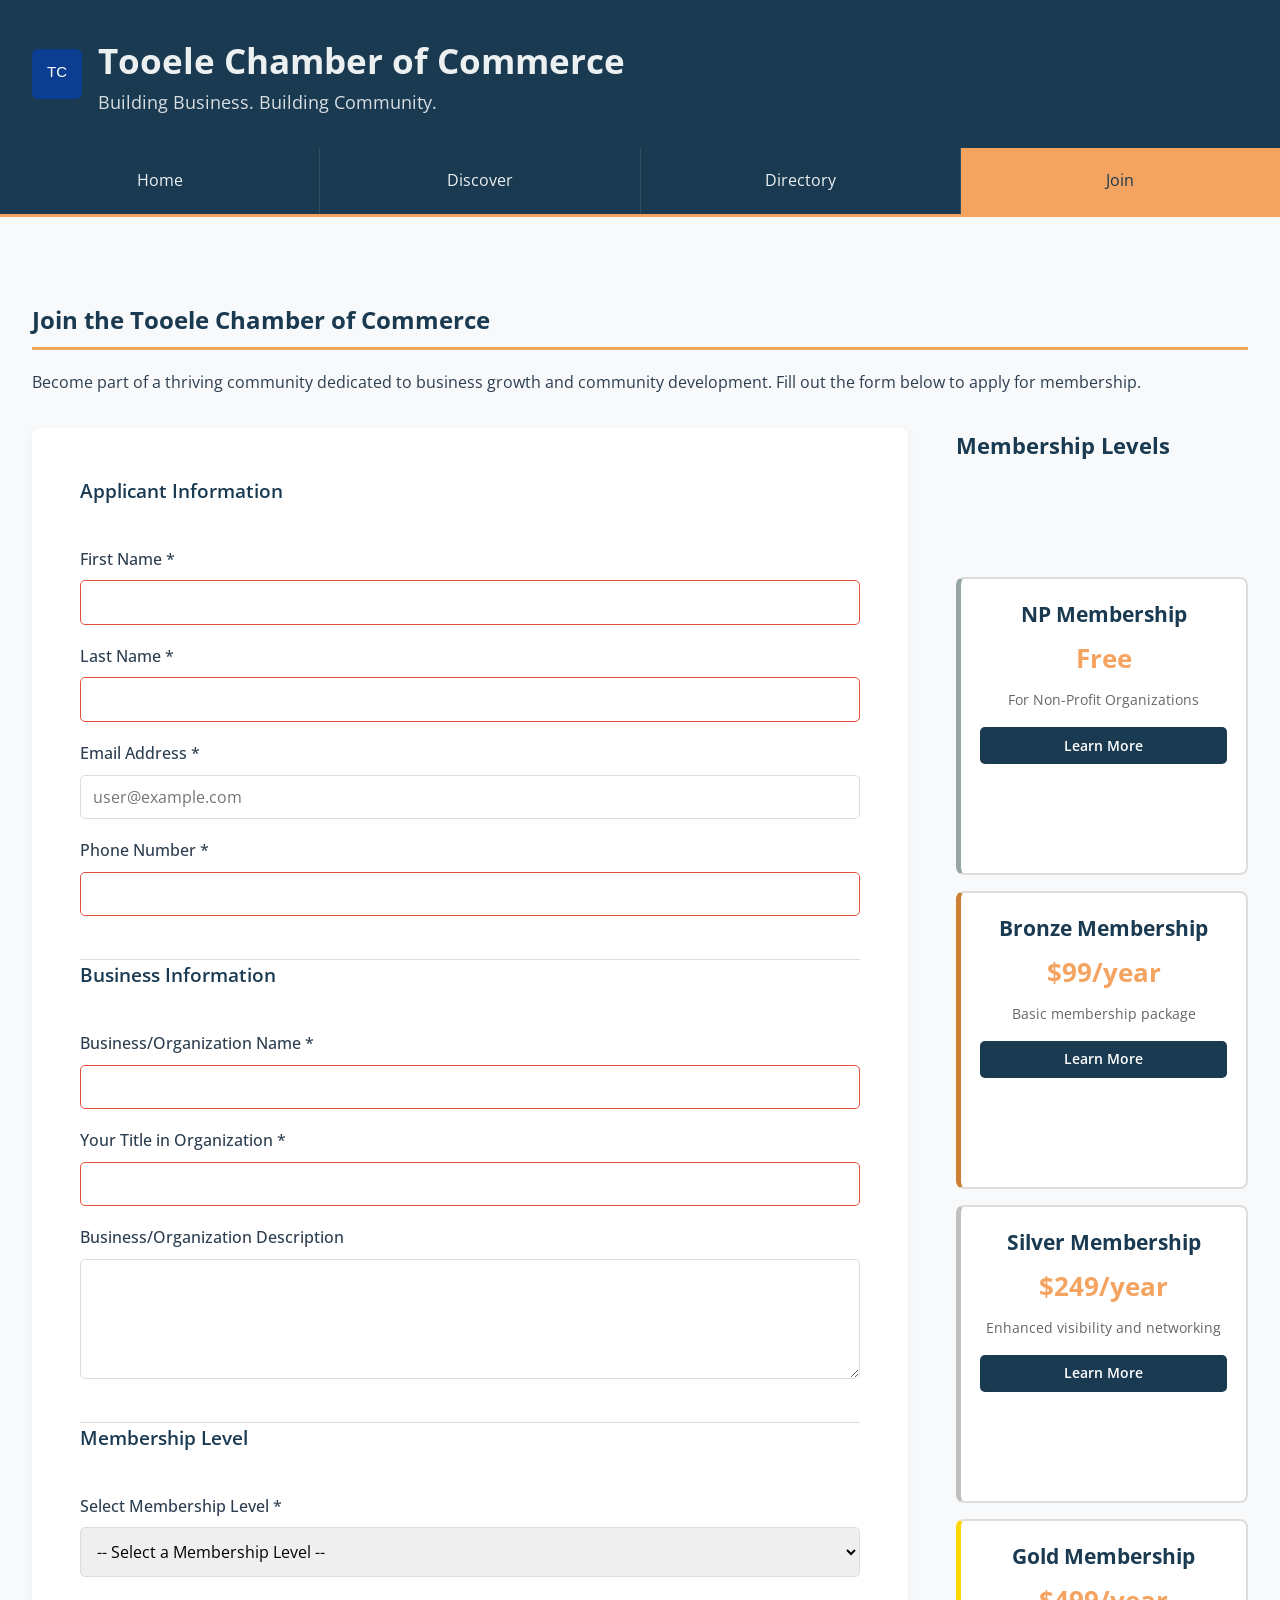
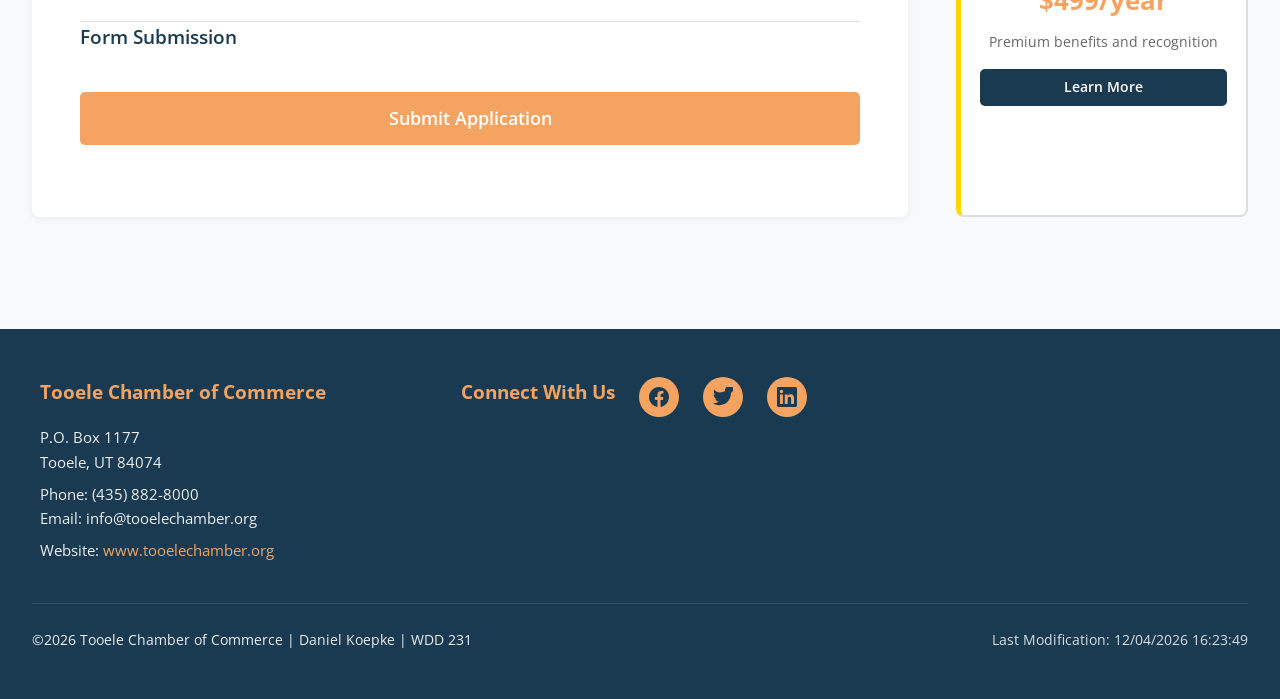
<file: chamber/join.html>
<!DOCTYPE html>
<html lang="en">
<head>
    <meta charset="UTF-8">
    <meta name="viewport" content="width=device-width, initial-scale=1.0">
    <title>Tooele Chamber of Commerce - Join</title>
    <meta name="description" content="Join the Tooele Chamber of Commerce. Fill out our membership application form to start connecting with local businesses and growing your network.">
    <meta name="author" content="Daniel Koepke">
    <link rel="icon" href="favicon.ico" type="image/x-icon">

    <!-- Google Fonts -->
    <link rel="preconnect" href="https://fonts.googleapis.com">
    <link rel="preconnect" href="https://fonts.gstatic.com" crossorigin>
    <link href="https://fonts.googleapis.com/css2?family=Open+Sans:wght@400;600;700&family=Roboto:wght@400;500;700&display=swap" rel="stylesheet">

    <!-- Facebook Open Graph Meta Tags -->
    <meta property="og:title" content="Tooele Chamber of Commerce - Join">
    <meta property="og:description" content="Join the Tooele Chamber of Commerce and grow your business network with local organizations.">
    <meta property="og:image" content="https://dracoon6.github.io/wdd231/chamber/images/og-image.svg">
    <meta property="og:url" content="https://dracoon6.github.io/wdd231/chamber/join.html">
    <meta property="og:type" content="website">

    <!-- CSS Files -->
    <link rel="stylesheet" href="styles/normalize.css">
    <link rel="stylesheet" href="styles/small.css">
    <link rel="stylesheet" href="styles/larger.css">
    <link rel="stylesheet" href="styles/join.css">

    <!-- JavaScript Files -->
    <script src="scripts/navigation.js" defer></script>
    <script src="scripts/getdates.js" defer></script>
    <script src="scripts/join.js" defer></script>
</head>
<body>
    <header>
        <div class="header-content">
            <img src="images/logo.svg" alt="Tooele Chamber Logo" width="50" height="50" loading="lazy">
            <div class="header-text">
                <h1>Tooele Chamber of Commerce</h1>
                <p class="tagline">Building Business. Building Community.</p>
            </div>
        </div>
        <button id="menu" aria-label="Toggle Navigation Menu"></button>
    </header>

    <nav>
        <ul class="navigation">
            <li><a href="index.html">Home</a></li>
            <li><a href="discover.html">Discover</a></li>
            <li><a href="directory.html">Directory</a></li>
            <li><a href="join.html" class="active">Join</a></li>
        </ul>
    </nav>

    <main>
        <section class="join-section">
            <h2>Join the Tooele Chamber of Commerce</h2>
            <p class="intro-text">Become part of a thriving community dedicated to business growth and community development. Fill out the form below to apply for membership.</p>

            <div class="join-container">
                <!-- Membership Application Form -->
                <form method="get" action="thankyou.html" class="membership-form">
                    <fieldset>
                        <legend>Applicant Information</legend>
                        
                        <label for="first-name">First Name *
                            <input 
                                type="text" 
                                id="first-name" 
                                name="first-name" 
                                title="Enter your first name"
                                autocomplete="given-name"
                                required>
                        </label>

                        <label for="last-name">Last Name *
                            <input 
                                type="text" 
                                id="last-name" 
                                name="last-name" 
                                title="Enter your last name"
                                autocomplete="family-name"
                                required>
                        </label>

                        <label for="email">Email Address *
                            <input 
                                type="email" 
                                id="email" 
                                name="email" 
                                title="Enter a valid email address"
                                autocomplete="email"
                                placeholder="user@example.com"
                                required>
                        </label>

                        <label for="phone">Phone Number *
                            <input 
                                type="tel" 
                                id="phone" 
                                name="phone" 
                                title="Enter your phone number"
                                autocomplete="tel"
                                required>
                        </label>
                    </fieldset>

                    <fieldset>
                        <legend>Business Information</legend>
                        
                        <label for="business-name">Business/Organization Name *
                            <input 
                                type="text" 
                                id="business-name" 
                                name="business-name" 
                                title="Enter your business or organization name"
                                autocomplete="organization"
                                required>
                        </label>

                        <label for="title">Your Title in Organization *
                            <input 
                                type="text" 
                                id="title" 
                                name="title" 
                                title="Enter your title (minimum 7 characters, letters, hyphens, and spaces only)"
                                autocomplete="organization-title"
                                pattern="^[a-zA-Z\s\-]{7,}$"
                                required>
                        </label>

                        <label for="description">Business/Organization Description
                            <textarea 
                                id="description" 
                                name="description" 
                                title="Describe your business or organization"
                                rows="5"></textarea>
                        </label>
                    </fieldset>

                    <fieldset>
                        <legend>Membership Level</legend>
                        
                        <label for="membership-level">Select Membership Level *
                            <select 
                                id="membership-level" 
                                name="membership-level" 
                                title="Choose a membership level"
                                required>
                                <option value="">-- Select a Membership Level --</option>
                                <option value="np">NP Membership (Non-Profit) - Free</option>
                                <option value="bronze">Bronze Membership</option>
                                <option value="silver">Silver Membership</option>
                                <option value="gold">Gold Membership</option>
                            </select>
                        </label>
                    </fieldset>

                    <fieldset>
                        <legend>Form Submission</legend>
                        
                        <input 
                            type="hidden" 
                            id="timestamp" 
                            name="timestamp">

                        <button type="submit" class="submit-btn">Submit Application</button>
                    </fieldset>
                </form>

                <!-- Membership Level Cards -->
                <aside class="membership-cards">
                    <h3>Membership Levels</h3>

                    <!-- NP Membership Card -->
                    <div class="membership-card np-card">
                        <h4>NP Membership</h4>
                        <p class="membership-price">Free</p>
                        <p class="membership-subtitle">For Non-Profit Organizations</p>
                        <button class="info-btn" data-modal="np-modal" title="View NP Membership benefits">Learn More</button>
                    </div>

                    <!-- Bronze Membership Card -->
                    <div class="membership-card bronze-card">
                        <h4>Bronze Membership</h4>
                        <p class="membership-price">$99/year</p>
                        <p class="membership-subtitle">Basic membership package</p>
                        <button class="info-btn" data-modal="bronze-modal" title="View Bronze Membership benefits">Learn More</button>
                    </div>

                    <!-- Silver Membership Card -->
                    <div class="membership-card silver-card">
                        <h4>Silver Membership</h4>
                        <p class="membership-price">$249/year</p>
                        <p class="membership-subtitle">Enhanced visibility and networking</p>
                        <button class="info-btn" data-modal="silver-modal" title="View Silver Membership benefits">Learn More</button>
                    </div>

                    <!-- Gold Membership Card -->
                    <div class="membership-card gold-card">
                        <h4>Gold Membership</h4>
                        <p class="membership-price">$499/year</p>
                        <p class="membership-subtitle">Premium benefits and recognition</p>
                        <button class="info-btn" data-modal="gold-modal" title="View Gold Membership benefits">Learn More</button>
                    </div>
                </aside>
            </div>
        </section>
    </main>

    <!-- Modals for Membership Benefits -->

    <!-- NP Membership Modal -->
    <dialog id="np-modal" class="membership-modal">
        <div class="modal-content">
            <button class="close-modal" aria-label="Close dialog">&times;</button>
            <h3>NP Membership Benefits</h3>
            <ul class="benefits-list">
                <li>Member listing in Business Directory</li>
                <li>Networking event invitations</li>
                <li>Community bulletin board access</li>
                <li>Participation in chamber meetings</li>
                <li>Non-profit resources and support</li>
            </ul>
            <p class="modal-note"><strong>Ideal for:</strong> Non-profit organizations and community groups</p>
        </div>
    </dialog>

    <!-- Bronze Membership Modal -->
    <dialog id="bronze-modal" class="membership-modal">
        <div class="modal-content">
            <button class="close-modal" aria-label="Close dialog">&times;</button>
            <h3>Bronze Membership Benefits</h3>
            <ul class="benefits-list">
                <li>Member listing in Business Directory</li>
                <li>All NP Membership benefits</li>
                <li>Monthly networking events</li>
                <li>Chamber newsletter access</li>
                <li>Business resources and referral network</li>
                <li>10% discount on chamber events</li>
            </ul>
            <p class="modal-note"><strong>Ideal for:</strong> Small businesses and startups</p>
        </div>
    </dialog>

    <!-- Silver Membership Modal -->
    <dialog id="silver-modal" class="membership-modal">
        <div class="modal-content">
            <button class="close-modal" aria-label="Close dialog">&times;</button>
            <h3>Silver Membership Benefits</h3>
            <ul class="benefits-list">
                <li>All Bronze Membership benefits</li>
                <li>Quarterly spotlight feature in directory</li>
                <li>Social media promotion</li>
                <li>Priority event registration</li>
                <li>Exclusive training workshops</li>
                <li>Chamber ambassador program</li>
                <li>25% discount on all chamber events</li>
                <li>Booth space at trade shows (2/year)</li>
            </ul>
            <p class="modal-note"><strong>Ideal for:</strong> Growing businesses seeking increased visibility</p>
        </div>
    </dialog>

    <!-- Gold Membership Modal -->
    <dialog id="gold-modal" class="membership-modal">
        <div class="modal-content">
            <button class="close-modal" aria-label="Close dialog">&times;</button>
            <h3>Gold Membership Benefits</h3>
            <ul class="benefits-list">
                <li>All Silver Membership benefits</li>
                <li>Featured spotlight on home page</li>
                <li>Monthly newsletter feature</li>
                <li>Logo displayed on all chamber materials</li>
                <li>VIP access to networking events</li>
                <li>Dedicated member services representative</li>
                <li>50% discount on all chamber services</li>
                <li>Premium booth space at trade shows (4/year)</li>
                <li>Complimentary marketing consultation</li>
                <li>Board meeting invitation as guest speaker</li>
            </ul>
            <p class="modal-note"><strong>Ideal for:</strong> Established businesses and corporations</p>
        </div>
    </dialog>

    <footer>
        <div class="footer-content">
            <div class="footer-section">
                <h3>Tooele Chamber of Commerce</h3>
                <p>P.O. Box 1177<br>Tooele, UT 84074</p>
                <p>Phone: (435) 882-8000<br>Email: info@tooelechamber.org</p>
                <p>Website: <a href="https://www.tooelechamber.org" target="_blank">www.tooelechamber.org</a></p>
            </div>

            <div class="footer-section social">
                <h3>Connect With Us</h3>
                <a href="https://www.facebook.com/tooelechamber" target="_blank" aria-label="Facebook">
                    <svg width="24" height="24" viewBox="0 0 24 24" fill="currentColor">
                        <path d="M24 12.073c0-6.627-5.373-12-12-12s-12 5.373-12 12c0 5.99 4.388 10.954 10.125 11.854v-8.385H7.078v-3.47h3.047V9.43c0-3.007 1.792-4.669 4.533-4.669 1.312 0 2.686.235 2.686.235v2.953H15.83c-1.491 0-1.956.925-1.956 1.874v2.25h3.328l-.532 3.47h-2.796v8.385C19.612 23.027 24 18.062 24 12.073z"/>
                    </svg>
                </a>
                <a href="https://www.twitter.com/tooelechamber" target="_blank" aria-label="Twitter">
                    <svg width="24" height="24" viewBox="0 0 24 24" fill="currentColor">
                        <path d="M23.953 4.57a10 10 0 002.856-3.51 9.977 9.977 0 01-2.828.856 4.958 4.958 0 002.163-2.723c-.951.555-2.005.959-3.127 1.184a4.92 4.92 0 00-8.384 4.482C7.69 8.095 4.067 6.13 1.64 3.162a4.822 4.822 0 00-.666 2.475c0 1.71.87 3.213 2.188 4.096a4.904 4.904 0 01-2.228-.616v.06a4.923 4.923 0 003.946 4.827 4.996 4.996 0 01-2.212.085 4.936 4.936 0 004.604 3.417a9.867 9.867 0 01-6.102 2.105c-.39 0-.779-.023-1.17-.067a13.995 13.995 0 007.557 2.209c9.053 0 13.998-7.496 13.998-13.985 0-.21 0-.42-.015-.63A9.935 9.935 0 0024 4.59z"/>
                    </svg>
                </a>
                <a href="https://www.linkedin.com/company/tooele-chamber-of-commerce" target="_blank" aria-label="LinkedIn">
                    <svg width="24" height="24" viewBox="0 0 24 24" fill="currentColor">
                        <path d="M20.447 20.452h-3.554v-5.569c0-1.328-.027-3.037-1.852-3.037-1.853 0-2.136 1.445-2.136 2.939v5.667H9.351V9h3.414v1.561h.046c.477-.9 1.637-1.85 3.37-1.85 3.601 0 4.267 2.37 4.267 5.455v6.286zM5.337 7.433c-1.144 0-2.063-.926-2.063-2.065 0-1.138.92-2.063 2.063-2.063 1.14 0 2.064.925 2.064 2.063 0 1.139-.925 2.065-2.064 2.065zm1.782 13.019H3.555V9h3.564v11.452zM22.225 0H1.771C.792 0 0 .774 0 1.729v20.542C0 23.227.792 24 1.771 24h20.451C23.2 24 24 23.227 24 22.271V1.729C24 .774 23.2 0 22.225 0z"/>
                    </svg>
                </a>
            </div>
        </div>

        <div class="footer-bottom">
            <p>&copy;<span id="currentyear"></span> Tooele Chamber of Commerce | Daniel Koepke | WDD 231</p>
            <p id="lastModified"></p>
        </div>
    </footer>
</body>
</html>
</file>
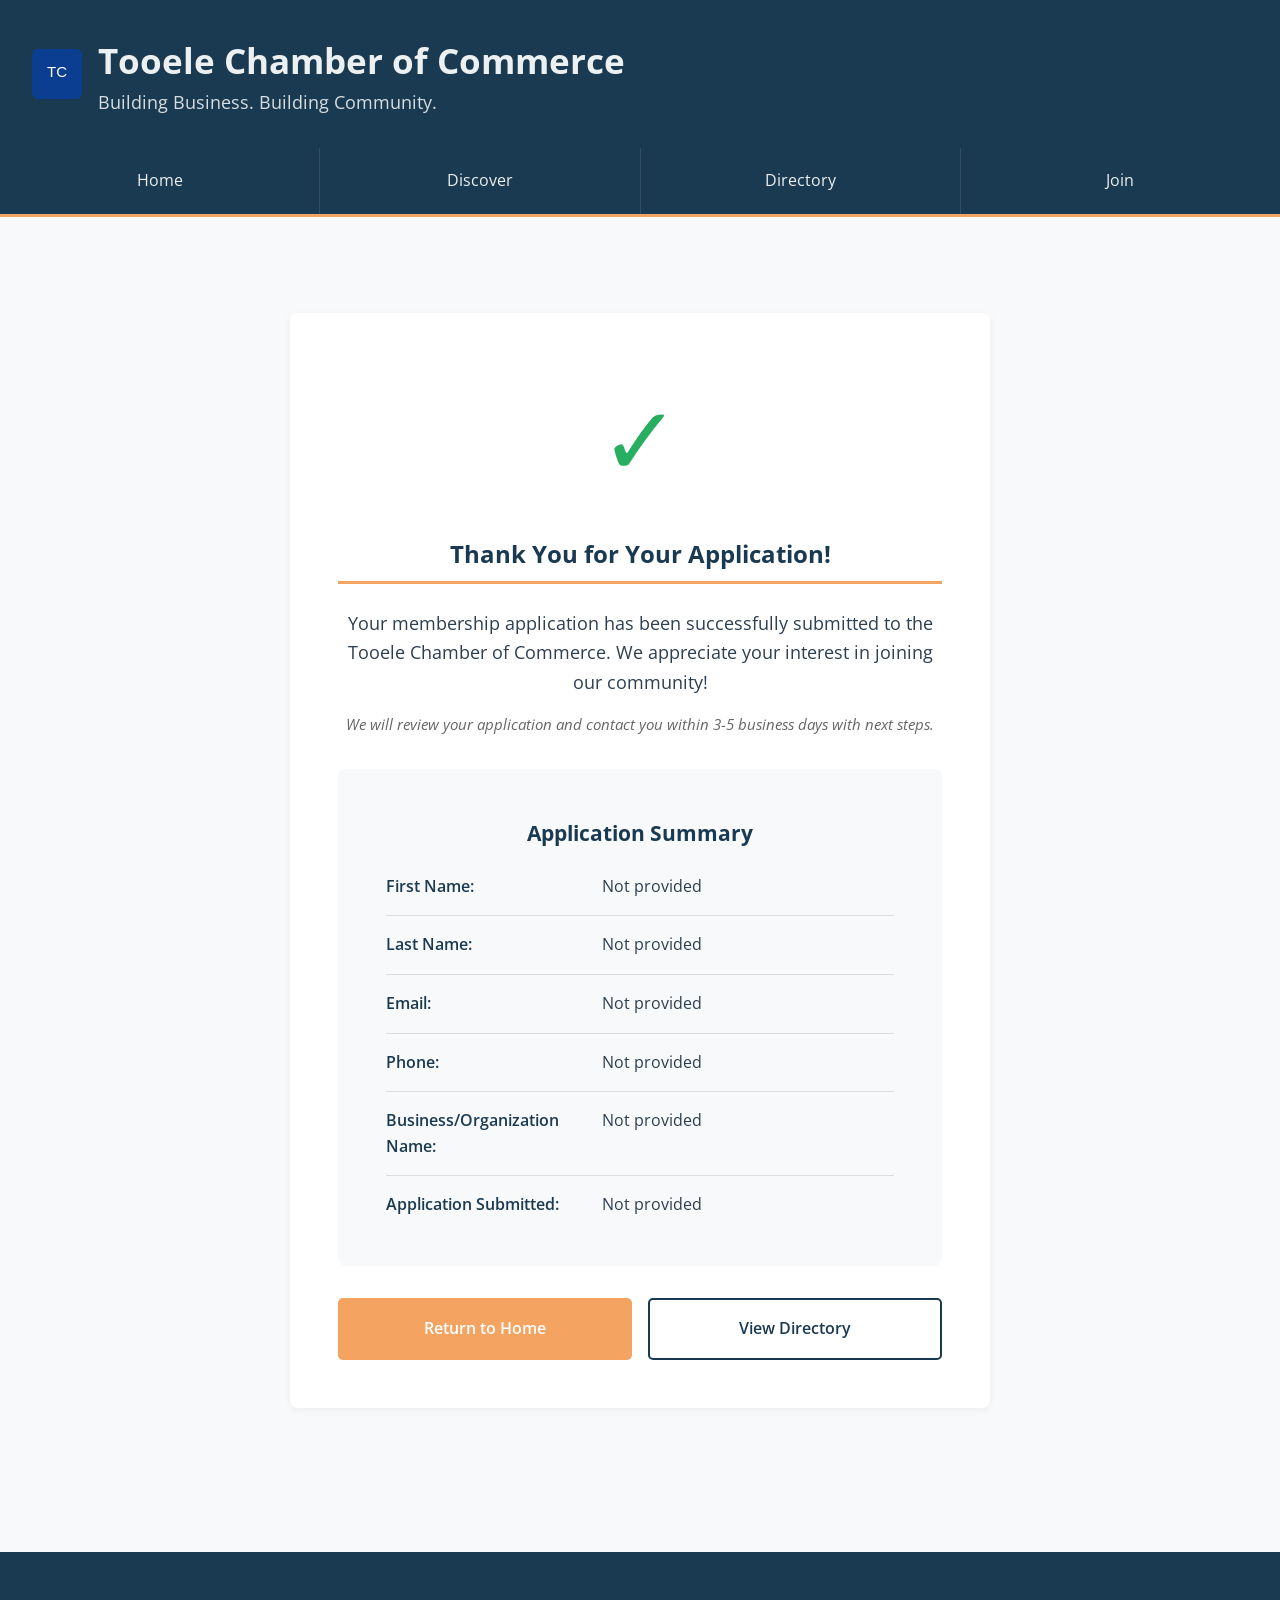
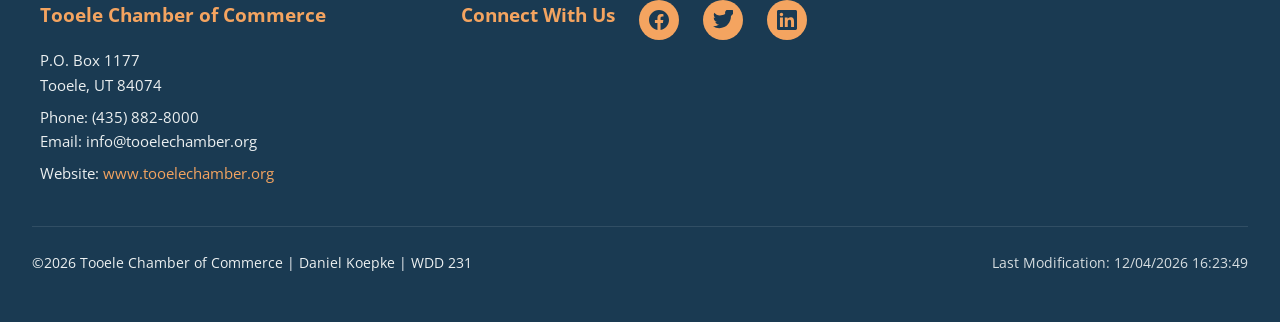
<file: chamber/thankyou.html>
<!DOCTYPE html>
<html lang="en">
<head>
    <meta charset="UTF-8">
    <meta name="viewport" content="width=device-width, initial-scale=1.0">
    <title>Tooele Chamber of Commerce - Thank You</title>
    <meta name="description" content="Thank you for applying to the Tooele Chamber of Commerce. Your application has been received.">
    <meta name="author" content="Daniel Koepke">
    <link rel="icon" href="favicon.ico" type="image/x-icon">

    <!-- Google Fonts -->
    <link rel="preconnect" href="https://fonts.googleapis.com">
    <link rel="preconnect" href="https://fonts.gstatic.com" crossorigin>
    <link href="https://fonts.googleapis.com/css2?family=Open+Sans:wght@400;600;700&family=Roboto:wght@400;500;700&display=swap" rel="stylesheet">

    <!-- CSS Files -->
    <link rel="stylesheet" href="styles/normalize.css">
    <link rel="stylesheet" href="styles/small.css">
    <link rel="stylesheet" href="styles/larger.css">
    <link rel="stylesheet" href="styles/thankyou.css">

    <!-- JavaScript Files -->
    <script src="scripts/navigation.js" defer></script>
    <script src="scripts/getdates.js" defer></script>
    <script src="scripts/thankyou.js" defer></script>
</head>
<body>
    <header>
        <div class="header-content">
            <img src="images/logo.svg" alt="Tooele Chamber Logo" width="50" height="50" loading="lazy">
            <div class="header-text">
                <h1>Tooele Chamber of Commerce</h1>
                <p class="tagline">Building Business. Building Community.</p>
            </div>
        </div>
        <button id="menu" aria-label="Toggle Navigation Menu"></button>
    </header>

    <nav>
        <ul class="navigation">
            <li><a href="index.html">Home</a></li>
            <li><a href="discover.html">Discover</a></li>
            <li><a href="directory.html">Directory</a></li>
            <li><a href="join.html">Join</a></li>
        </ul>
    </nav>

    <main>
        <section class="thankyou-section">
            <div class="success-container">
                <div class="success-icon">✓</div>
                <h2>Thank You for Your Application!</h2>
                <p class="thank-you-message">Your membership application has been successfully submitted to the Tooele Chamber of Commerce. We appreciate your interest in joining our community!</p>
                <p class="follow-up-message">We will review your application and contact you within 3-5 business days with next steps.</p>

                <div class="application-summary">
                    <h3>Application Summary</h3>
                    
                    <div class="summary-item">
                        <label>First Name:</label>
                        <p id="summary-first-name"></p>
                    </div>

                    <div class="summary-item">
                        <label>Last Name:</label>
                        <p id="summary-last-name"></p>
                    </div>

                    <div class="summary-item">
                        <label>Email:</label>
                        <p id="summary-email"></p>
                    </div>

                    <div class="summary-item">
                        <label>Phone:</label>
                        <p id="summary-phone"></p>
                    </div>

                    <div class="summary-item">
                        <label>Business/Organization Name:</label>
                        <p id="summary-business-name"></p>
                    </div>

                    <div class="summary-item">
                        <label>Application Submitted:</label>
                        <p id="summary-timestamp"></p>
                    </div>
                </div>

                <div class="action-links">
                    <a href="index.html" class="btn btn-primary">Return to Home</a>
                    <a href="directory.html" class="btn btn-secondary">View Directory</a>
                </div>
            </div>
        </section>
    </main>

    <footer>
        <div class="footer-content">
            <div class="footer-section">
                <h3>Tooele Chamber of Commerce</h3>
                <p>P.O. Box 1177<br>Tooele, UT 84074</p>
                <p>Phone: (435) 882-8000<br>Email: info@tooelechamber.org</p>
                <p>Website: <a href="https://www.tooelechamber.org" target="_blank">www.tooelechamber.org</a></p>
            </div>

            <div class="footer-section social">
                <h3>Connect With Us</h3>
                <a href="https://www.facebook.com/tooelechamber" target="_blank" aria-label="Facebook">
                    <svg width="24" height="24" viewBox="0 0 24 24" fill="currentColor">
                        <path d="M24 12.073c0-6.627-5.373-12-12-12s-12 5.373-12 12c0 5.99 4.388 10.954 10.125 11.854v-8.385H7.078v-3.47h3.047V9.43c0-3.007 1.792-4.669 4.533-4.669 1.312 0 2.686.235 2.686.235v2.953H15.83c-1.491 0-1.956.925-1.956 1.874v2.25h3.328l-.532 3.47h-2.796v8.385C19.612 23.027 24 18.062 24 12.073z"/>
                    </svg>
                </a>
                <a href="https://www.twitter.com/tooelechamber" target="_blank" aria-label="Twitter">
                    <svg width="24" height="24" viewBox="0 0 24 24" fill="currentColor">
                        <path d="M23.953 4.57a10 10 0 002.856-3.51 9.977 9.977 0 01-2.828.856 4.958 4.958 0 002.163-2.723c-.951.555-2.005.959-3.127 1.184a4.92 4.92 0 00-8.384 4.482C7.69 8.095 4.067 6.13 1.64 3.162a4.822 4.822 0 00-.666 2.475c0 1.71.87 3.213 2.188 4.096a4.904 4.904 0 01-2.228-.616v.06a4.923 4.923 0 003.946 4.827 4.996 4.996 0 01-2.212.085 4.936 4.936 0 004.604 3.417a9.867 9.867 0 01-6.102 2.105c-.39 0-.779-.023-1.17-.067a13.995 13.995 0 007.557 2.209c9.053 0 13.998-7.496 13.998-13.985 0-.21 0-.42-.015-.63A9.935 9.935 0 0024 4.59z"/>
                    </svg>
                </a>
                <a href="https://www.linkedin.com/company/tooele-chamber-of-commerce" target="_blank" aria-label="LinkedIn">
                    <svg width="24" height="24" viewBox="0 0 24 24" fill="currentColor">
                        <path d="M20.447 20.452h-3.554v-5.569c0-1.328-.027-3.037-1.852-3.037-1.853 0-2.136 1.445-2.136 2.939v5.667H9.351V9h3.414v1.561h.046c.477-.9 1.637-1.85 3.37-1.85 3.601 0 4.267 2.37 4.267 5.455v6.286zM5.337 7.433c-1.144 0-2.063-.926-2.063-2.065 0-1.138.92-2.063 2.063-2.063 1.14 0 2.064.925 2.064 2.063 0 1.139-.925 2.065-2.064 2.065zm1.782 13.019H3.555V9h3.564v11.452zM22.225 0H1.771C.792 0 0 .774 0 1.729v20.542C0 23.227.792 24 1.771 24h20.451C23.2 24 24 23.227 24 22.271V1.729C24 .774 23.2 0 22.225 0z"/>
                    </svg>
                </a>
            </div>
        </div>

        <div class="footer-bottom">
            <p>&copy;<span id="currentyear"></span> Tooele Chamber of Commerce | Daniel Koepke | WDD 231</p>
            <p id="lastModified"></p>
        </div>
    </footer>
</body>
</html>
</file>
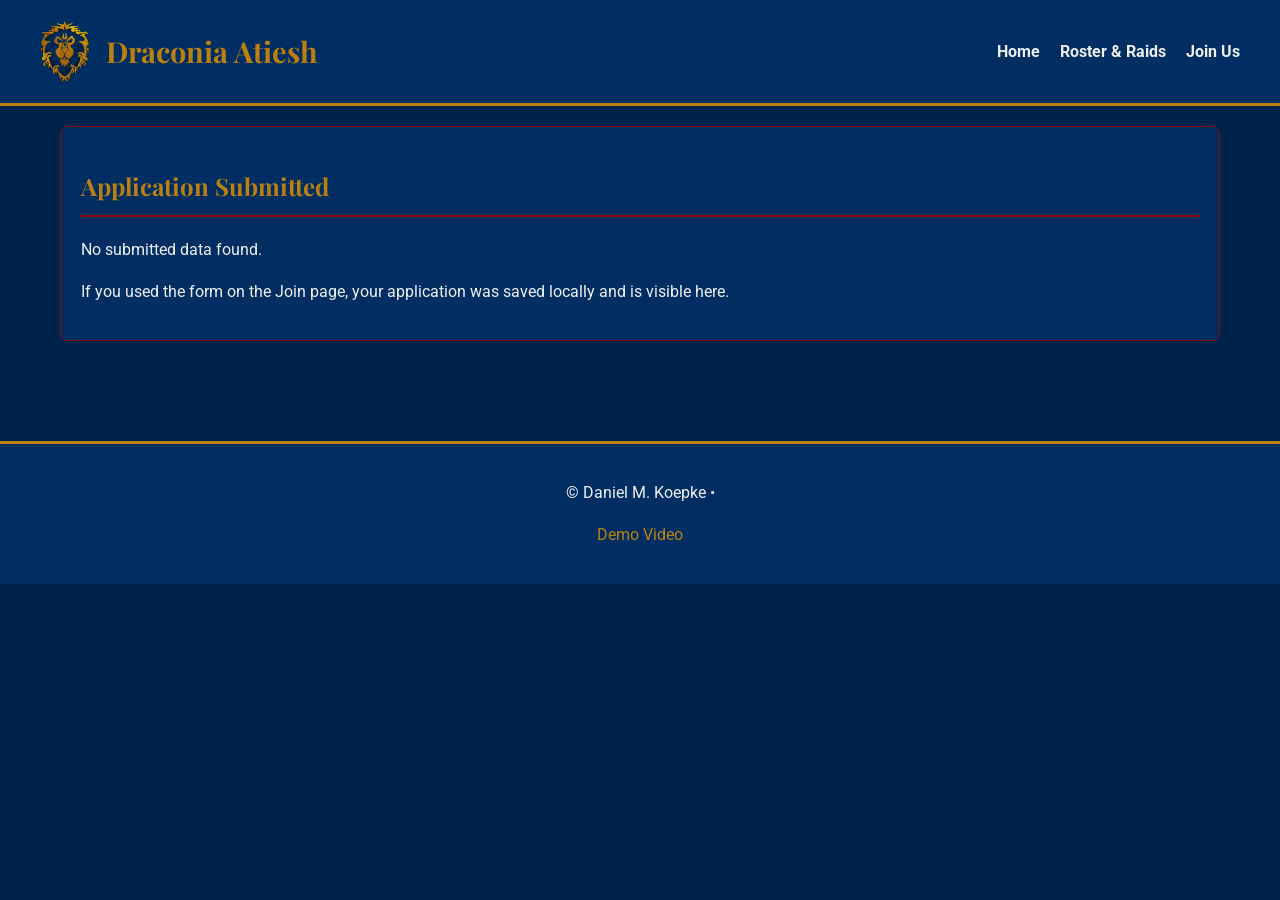
<file: finalproject/form-results.html>
<!DOCTYPE html>
<html lang="en-US">
<head>
    <meta charset="utf-8">
    <meta name="viewport" content="width=device-width, initial-scale=1">
    <title>Application Results - Draconia Atiesh</title>
    <meta name="description" content="Form submission results for Draconia Atiesh application.">
    <meta name="author" content="Daniel M. Koepke">
    <meta property="og:title" content="Application Results - Draconia Atiesh">
    <meta property="og:description" content="Review the last application submitted to Draconia Atiesh (saved locally).">
    <meta property="og:image" content="https://dracoon6.github.io/wdd231/finalproject/images/gild_crest.svg">
    <meta property="og:url" content="https://dracoon6.github.io/wdd231/finalproject/form-results.html">
    <link rel="preconnect" href="https://fonts.googleapis.com">
    <link rel="preconnect" href="https://fonts.gstatic.com" crossorigin>
    <link href="https://fonts.googleapis.com/css2?family=Playfair+Display:wght@700&family=Roboto:wght@400;700&display=swap" rel="stylesheet">
    <meta property="og:type" content="website">
    <link rel="icon" href="images/favicon.svg" type="image/svg+xml">
    <link rel="stylesheet" href="styles/normalize.css">
    <link rel="stylesheet" href="styles/small.css">
    <link rel="stylesheet" href="styles/larger.css">
</head>
<body>
    <header>
        <div class="header-content">
            <img src="images/alliancelogo.svg" alt="Alliance Logo" width="50" height="50" loading="lazy">
            <div class="logo">
                <h1>Draconia Atiesh</h1>
            </div>
        </div>
        <nav aria-label="Main navigation">
            <button id="menu-toggle" class="menu-toggle" aria-expanded="false" aria-controls="main-nav">Menu</button>
            <ul id="main-nav">
                <li><a href="index.html">Home</a></li>
                <li><a href="roster.html">Roster & Raids</a></li>
                <li><a href="join.html">Join Us</a></li>
            </ul>
        </nav>
    </header>
    <main class="container">
        <section class="join-form-section">
            <h2>Application Submitted</h2>
            <div id="results">
                <p>Loading submitted data...</p>
            </div>
            <p>If you used the form on the Join page, your application was saved locally and is visible here.</p>
        </section>
    </main>
    <footer>
        <p>&copy;<span id="currentyear"></span> Daniel M. Koepke &#x2022;</p>
        <p id="lastModified"></p>
        <p><a href="https://youtu.be/kz4wRZ-fVAA">Demo Video</a></p>
    </footer>
    <script src="scripts/form-results.js" defer></script>
</body>
</html>
</file>
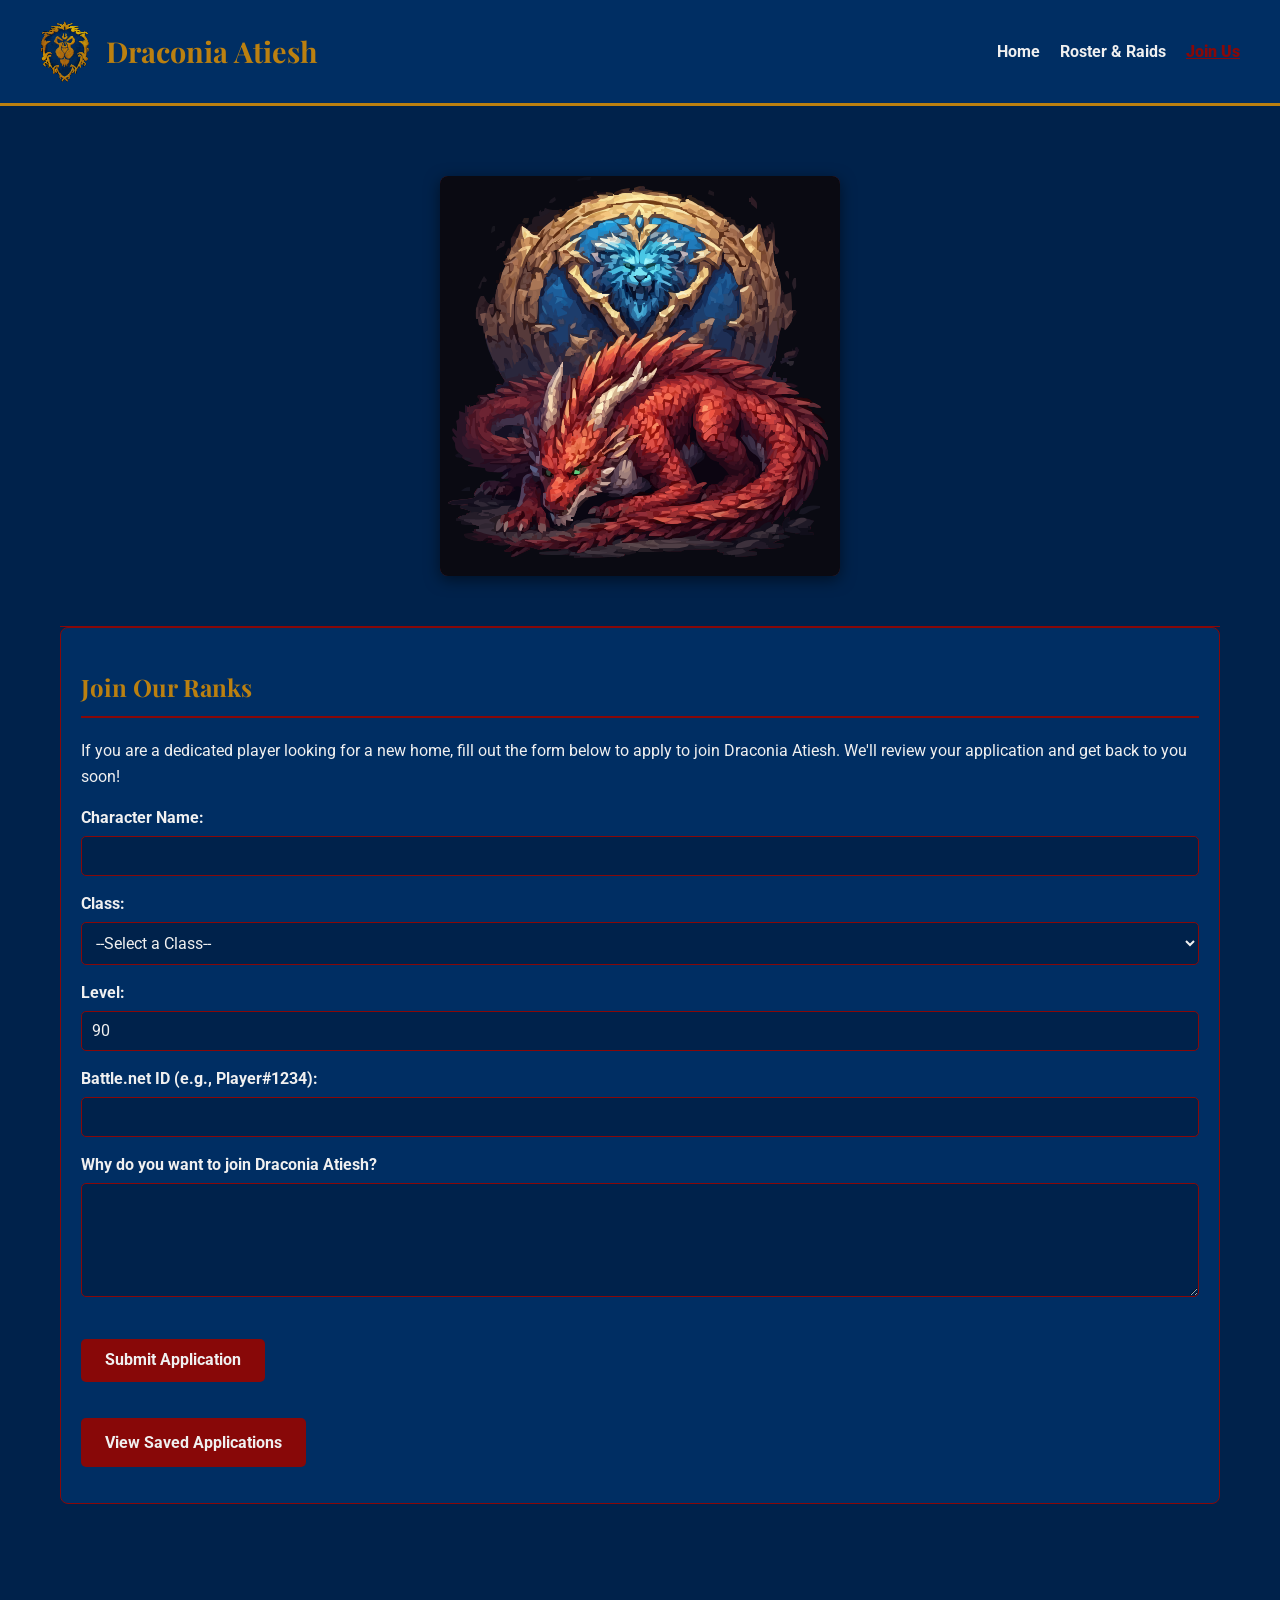
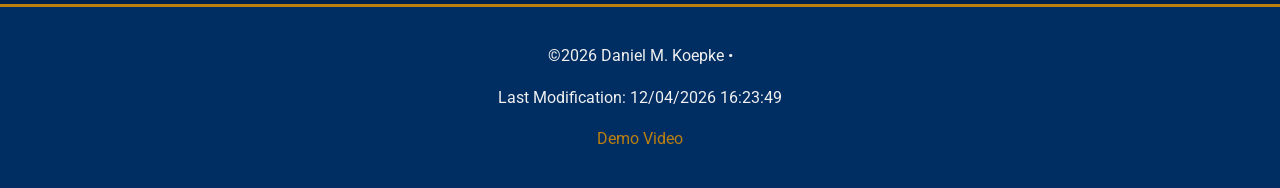
<file: finalproject/join.html>
﻿<!DOCTYPE html>
<html lang="en-US">
<head>
    <meta charset="utf-8">
    <meta name="viewport" content="width=device-width, initial-scale=1">
    <title>Draconia Atiesh - Join Us</title>
    <meta name="description" content="Apply to join Draconia Atiesh — semi-hardcore MOP Classic raiding guild on Atiesh server.">
    <meta name="author" content="Daniel M. Koepke">
    <meta property="og:title" content="Draconia Atiesh - Join">
    <meta property="og:description" content="Join Draconia Atiesh, a semi-hardcore MOP Classic raiding guild on Atiesh server.">
    <meta property="og:image" content="https://dracoon6.github.io/wdd231/finalproject/images/gild_crest.svg">
    <meta property="og:url" content="https://dracoon6.github.io/wdd231/finalproject/join.html">
    <meta property="og:type" content="website">
    <link rel="icon" href="favicon.ico" type="image/x-icon">
    <link rel="preconnect" href="https://fonts.googleapis.com">
    <link rel="preconnect" href="https://fonts.gstatic.com" crossorigin>
    <link href="https://fonts.googleapis.com/css2?family=Playfair+Display:wght@700&family=Roboto:wght@400;700&display=swap" rel="stylesheet">
    <link rel="stylesheet" href="styles/normalize.css">
    <link rel="stylesheet" href="styles/small.css">
    <link rel="stylesheet" href="styles/larger.css">
    <script src="scripts/nav.js" defer></script>
    <script src="scripts/join.js" defer></script>
    <script src="scripts/getdates.js" defer></script>
</head>
<body>
    <header>
        <div class="header-content">
            <img src="images/alliancelogo.svg" alt="Alliance Logo" width="50" height="50" loading="lazy">
            <div class="logo">
                <h1>Draconia Atiesh</h1>
            </div>
        </div>
        <nav aria-label="Main navigation">
            <button id="menu-toggle" class="menu-toggle" aria-expanded="false" aria-controls="main-nav">Menu</button>
            <ul id="main-nav">
                <li><a href="index.html">Home</a></li>
                <li><a href="roster.html">Roster & Raids</a></li>
                <li><a href="join.html">Join Us</a></li>
            </ul>
        </nav>
    </header>
    <main class="container">
        <section class="hero">
            <img src="images/gild_crest.svg" alt="Draconia Atiesh Guild Crest" loading="lazy">
        </section>
        <section class="join-form-section">
            <h2>Join Our Ranks</h2>
            <p>
                If you are a dedicated player looking for a new home, fill out the form below to
                apply to join Draconia Atiesh. We'll review your application and get back to you soon!
            </p>
            <form id="join-form" method="get" action="form-results.html">
                <div class="form-group">
                    <label for="char-name">Character Name:</label>
                    <input type="text" id="char-name" name="char-name" required>
                </div>
                <div class="form-group">
                    <label for="char-class">Class:</label>
                    <select id="char-class" name="char-class" required>
                        <option value="">--Select a Class--</option>
                        <option value="Death Knight">Death Knight</option>
                        <option value="Druid">Druid</option>
                        <option value="Hunter">Hunter</option>
                        <option value="Mage">Mage</option>
                        <option value="Monk">Monk</option>
                        <option value="Paladin">Paladin</option>
                        <option value="Priest">Priest</option>
                        <option value="Rogue">Rogue</option>
                        <option value="Shaman">Shaman</option>
                        <option value="Warlock">Warlock</option>
                        <option value="Warrior">Warrior</option>
                    </select>
                </div>
                <div class="form-group">
                    <label for="char-level">Level:</label>
                    <input type="number" id="char-level" name="char-level" min="1" max="90" value="90" required>
                </div>
                <div class="form-group">
                    <label for="bnet-id">Battle.net ID (e.g., Player#1234):</label>
                    <input type="text" id="bnet-id" name="bnet-id" required>
                </div>
                <div class="form-group">
                    <label for="message">Why do you want to join Draconia Atiesh?</label>
                    <textarea id="message" name="message" rows="5" required></textarea>
                </div>
                <button type="submit" class="submit-btn">Submit Application</button>
            </form>

            <p>
                <a href="form-results.html" class="cta-button" id="view-applications">View Saved Applications</a>
            </p>

            <div id="form-status" class="hidden"></div>
        </section>
    </main>
    <footer>
        <p>&copy;<span id="currentyear"></span> Daniel M. Koepke &#x2022;</p>
        <p id="lastModified"></p>
        <p><a href="https://youtu.be/kz4wRZ-fVAA">Demo Video</a></p>
    </footer>
</body>
</html>
</file>
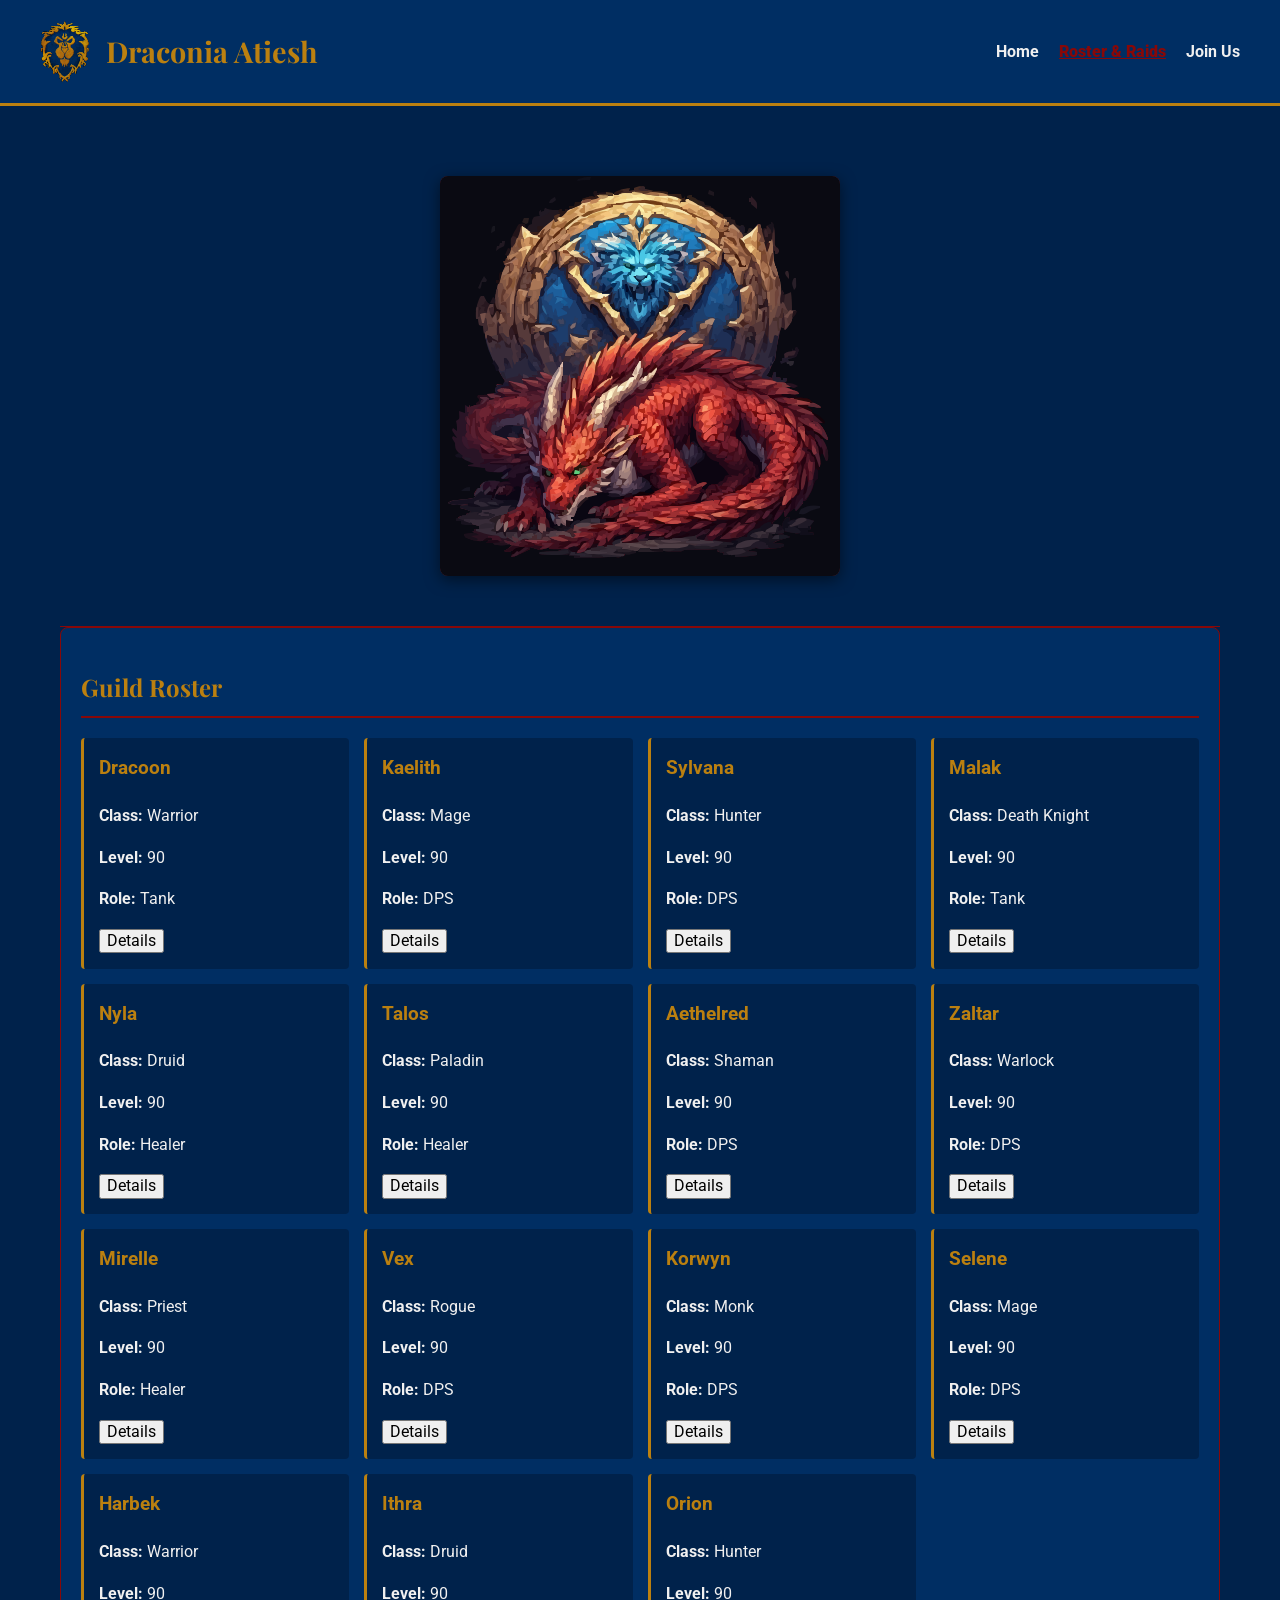
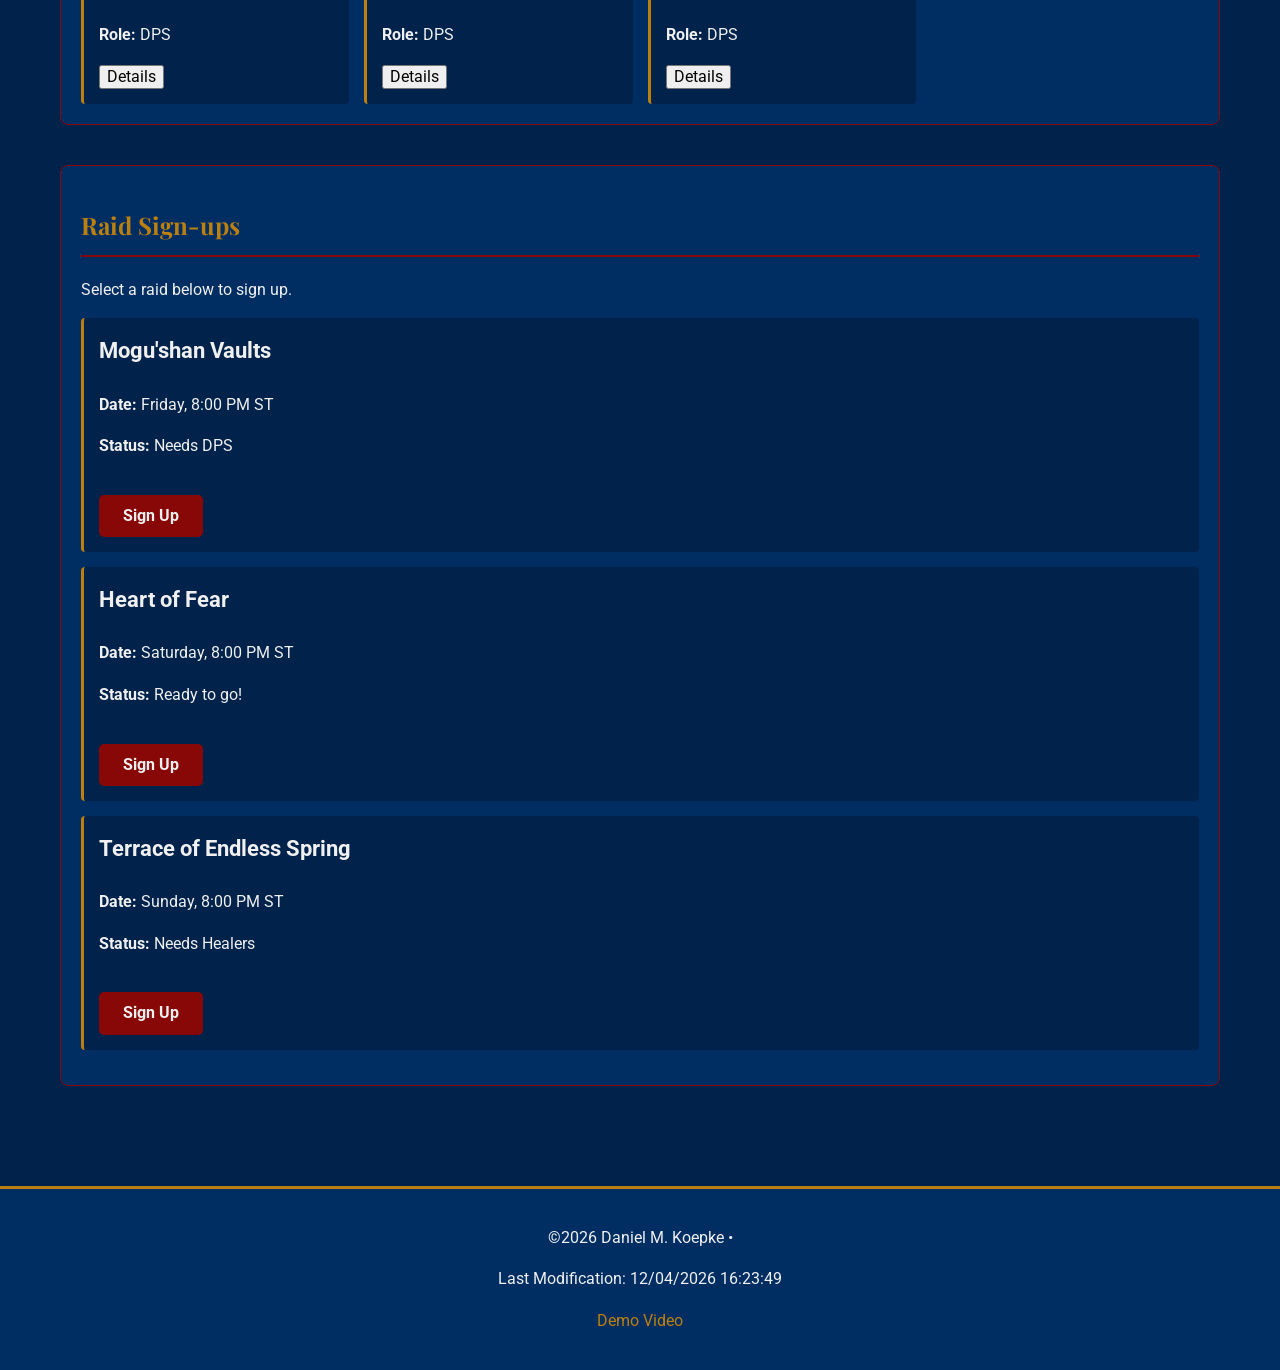
<file: finalproject/roster.html>
﻿<!DOCTYPE html>
<html lang="en-US">
<head>
    <meta charset="utf-8">
    <meta name="viewport" content="width=device-width, initial-scale=1">
    <title>Draconia Atiesh - Roster & Raids</title>
    <meta name="description" content="View the roster for Draconia Atiesh and sign up for upcoming raids.">
    <meta name="author" content="Daniel M. Koepke">
    <meta property="og:title" content="Draconia Atiesh - Roster">
    <meta property="og:description" content="Guild roster and raid sign-ups for Draconia Atiesh.">
    <meta property="og:image" content="https://dracoon6.github.io/wdd231/finalproject/images/gild_crest.svg">
    <meta property="og:url" content="https://dracoon6.github.io/wdd231/finalproject/roster.html">
    <meta property="og:type" content="website">
    <link rel="icon" href="favicon.ico" type="image/x-icon">
    <link rel="preconnect" href="https://fonts.googleapis.com">
    <link rel="preconnect" href="https://fonts.gstatic.com" crossorigin>
    <link href="https://fonts.googleapis.com/css2?family=Playfair+Display:wght@700&family=Roboto:wght@400;700&display=swap" rel="stylesheet">
    <link rel="stylesheet" href="styles/normalize.css">
    <link rel="stylesheet" href="styles/small.css">
    <link rel="stylesheet" href="styles/larger.css">
    <script src="scripts/nav.js" defer></script>
    <script src="scripts/roster.js" defer></script>
    <script src="scripts/getdates.js" defer></script>
</head>
<body>
    <header>
        <div class="header-content">
            <img src="images/alliancelogo.svg" alt="Alliance Logo" width="50" height="50" loading="lazy">
            <div class="logo">
                <h1>Draconia Atiesh</h1>
            </div>
        </div>
        <nav aria-label="Main navigation">
            <button id="menu-toggle" class="menu-toggle" aria-expanded="false" aria-controls="main-nav">Menu</button>
            <ul id="main-nav">
                <li><a href="index.html">Home</a></li>
                <li><a href="roster.html">Roster & Raids</a></li>
                <li><a href="join.html">Join Us</a></li>
            </ul>
        </nav>
    </header>
    <main class="container">
        <section class="hero">
            <img src="images/gild_crest.svg" alt="Draconia Atiesh Guild Crest" loading="lazy">
        </section>
        <section class="roster-section">
            <h2>Guild Roster</h2>
            <div id="roster-list">
                <p>Loading roster...</p>
            </div>
        </section>
        <!-- Accessible modal for member details -->
        <div id="member-modal" class="modal hidden" role="dialog" aria-modal="true" aria-labelledby="member-modal-title">
            <div class="modal-content">
                <button id="modal-close" class="modal-close" aria-label="Close dialog">Close</button>
                <h3 id="member-modal-title"></h3>
                <div id="member-modal-body"></div>
            </div>
        </div>
        <section class="raids-signup-section">
            <h2>Raid Sign-ups</h2>
            <p>Select a raid below to sign up.</p>
            <div class="raid-signup-list">
                <div class="raid-item">
                    <h3>Mogu'shan Vaults</h3>
                    <p><strong>Date:</strong> Friday, 8:00 PM ST</p>
                    <p><strong>Status:</strong> Needs DPS</p>
                    <button class="signup-btn" data-raid="Mogu'shan Vaults">Sign Up</button>
                </div>
                <div class="raid-item">
                    <h3>Heart of Fear</h3>
                    <p><strong>Date:</strong> Saturday, 8:00 PM ST</p>
                    <p><strong>Status:</strong> Ready to go!</p>
                    <button class="signup-btn" data-raid="Heart of Fear">Sign Up</button>
                </div>
                <div class="raid-item">
                    <h3>Terrace of Endless Spring</h3>
                    <p><strong>Date:</strong> Sunday, 8:00 PM ST</p>
                    <p><strong>Status:</strong> Needs Healers</p>
                    <button class="signup-btn" data-raid="Terrace of Endless Spring">Sign Up</button>
                </div>
            </div>
        </section>
    </main>
    <footer>
        <p>&copy;<span id="currentyear"></span> Daniel M. Koepke &#x2022;</p>
        <p id="lastModified"></p>
        <p><a href="https://youtu.be/kz4wRZ-fVAA">Demo Video</a></p>
    </footer>
</body>
</html>
</file>
<file: styles/small.css>
﻿/* --- Root Variables & Base Styles --- */
:root {
    --primary-color: #222; /* Dark gray for headers */
    --secondary-color: #eee; /* Light gray for backgrounds */
    --accent-color: #0056b3; /* Blue for links/active states */
    --text-color: #333;
    --heading-font: 'Roboto', sans-serif; /* Placeholder: Ensure you link Google Fonts */
    --body-font: 'Open Sans', sans-serif;
}

body {
    font-family: var(--body-font);
    color: var(--text-color);
    margin: 0;
    padding: 0;
    line-height: 1.6;
}

/* --- Header & Logo --- */
header {
    background-color: #fff;
    padding: 1rem;
    display: flex;
    align-items: center;
    justify-content: space-between;
    border-bottom: 1px solid #ddd;
}

    header img {
        height: 40px;
        width: auto;
    }

    header span {
        font-size: 1.5rem;
        font-weight: bold;
        flex-grow: 1;
        margin-left: 1rem;
    }

/* --- Hamburger Menu Button --- */
#menu {
    font-size: 2rem;
    background: none;
    border: none;
    cursor: pointer;
    padding: 0.5rem;
}

    #menu::before {
        content: "☰"; /* Hamburger Icon */
    }

    #menu.open::before {
        content: "❌"; /* Close Icon */
    }

/* --- Navigation --- */
nav {
    background-color: var(--primary-color);
}

.navigation {
    list-style: none;
    padding: 0;
    margin: 0;
    display: none; /* Hidden by default on small screens */
}

    .navigation.show {
        display: block; /* Toggled via JavaScript */
    }

    .navigation li a {
        display: block;
        padding: 1rem;
        color: #fff;
        text-decoration: none;
        text-align: center;
        border-bottom: 1px solid #444;
    }

        .navigation li a:hover {
            background-color: #444;
        }

        .navigation li a.active {
            background-color: #555;
            font-weight: bold;
        }

/* --- Main Content --- */
main {
    padding: 1rem;
    max-width: 100%;
}

h1 {
    border-bottom: 1px solid #ccc;
    padding-bottom: 0.5rem;
}

.card {
    margin-bottom: 2rem;
    border: 1px solid #ddd;
    background-color: var(--secondary-color);
}

    .card h2 {
        background-color: var(--primary-color);
        color: #fff;
        margin: 0;
        padding: 0.75rem;
        font-size: 1.2rem;
        text-align: center;
    }

    .card p, .card img {
        padding: 1rem;
    }

    .card img {
        display: block;
        margin: 0 auto;
        max-width: 100%;
        height: auto;
    }

/* --- Course Section --- */
.filter-buttons {
    display: flex;
    justify-content: center;
    gap: 10px;
    padding: 1rem;
}

    .filter-buttons button {
        padding: 0.5rem 1.5rem;
        cursor: pointer;
        background-color: #fff;
        border: 1px solid var(--primary-color);
        border-radius: 4px;
    }

        .filter-buttons button:hover {
            background-color: var(--primary-color);
            color: #fff;
        }

.course-grid {
    display: grid;
    grid-template-columns: 1fr; /* Single column on mobile */
    gap: 10px;
    padding: 1rem;
}

/* Dynamically styled in JS (completed vs not) */
.course-card {
    background-color: #ccc;
    padding: 1rem;
    text-align: center;
    border: 1px solid #999;
    border-radius: 5px;
}

    .course-card.completed {
        background-color: #a5d6a7; /* Example: Green for completed */
        border-color: #2e7d32;
    }

/* --- Footer --- */
footer {
    background-color: var(--secondary-color);
    text-align: center;
    padding: 2rem 1rem;
    border-top: 5px solid var(--primary-color);
}

.social {
    display: flex;
    justify-content: center;
    gap: 20px;
    margin-bottom: 1rem;
}

    .social img {
        width: 40px;
        height: auto;
    }
</file>
<file: styles/larger.css>
﻿/* Media Query for Tablet and Desktop Views */
@media screen and (min-width: 700px) {

    /* --- Header & Nav Changes --- */
    #menu {
        display: none; /* Hide hamburger menu on large screens */
    }

    .navigation {
        display: flex; /* Show horizontal menu */
        justify-content: space-around;
    }

        .navigation li {
            flex: 1 1 100%;
        }

            .navigation li a {
                border-bottom: none;
                border-right: 1px solid #444;
            }

            .navigation li last-child a {
                border-right: none;
            }

    /* --- Main Layout: Side-by-Side --- */
    .grid-container {
        display: grid;
        grid-template-columns: 2fr 1fr; /* About Me gets more space than Photo */
        gap: 20px;
        align-items: start;
    }

    /* Adjusting headings for better desktop spacing */
    h1 {
        margin-bottom: 1.5rem;
    }

    /* --- Course Grid: 3 Columns --- */
    .course-grid {
        grid-template-columns: repeat(3, 1fr); /* 3 equal columns as seen in wireframe */
        gap: 15px;
    }

    .certificate {
        grid-column: 1 / span 2; /* Span across both columns if desired, or keep centered */
    }

    /* Force the certificate section to span full width under the top two cards */
    .certificate {
        grid-column: 1 / -1;
    }

    /* --- Footer Adjustments --- */
    footer {
        display: flex;
        flex-direction: column;
        align-items: center;
    }
}
</file>
<file: chamber/styles/small.css>
/* --- Root Variables & Base Styles --- */
:root {
    --primary-color: #1a3a52;        /* Dark Blue - Professional */
    --secondary-color: #f4a460;      /* Sandy Brown - Warm accent */
    --accent-color: #e67e22;         /* Orange - Action items */
    --light-bg: #f8f9fa;             /* Light gray background */
    --dark-text: #2c3e50;            /* Dark text */
    --light-text: #ecf0f1;           /* Light text for dark backgrounds */
    --border-color: #ddd;            /* Border color */
    --success-color: #27ae60;        /* Green for success states */
}

* {
    box-sizing: border-box;
}

body {
    font-family: 'Open Sans', sans-serif;
    color: var(--dark-text);
    background-color: var(--light-bg);
    margin: 0;
    padding: 0;
    line-height: 1.6;
}

/* --- Header --- */
header {
    background-color: var(--primary-color);
    color: var(--light-text);
    padding: 1rem;
    display: flex;
    justify-content: space-between;
    align-items: center;
    box-shadow: 0 2px 5px rgba(0, 0, 0, 0.1);
}

.header-content {
    display: flex;
    align-items: center;
    gap: 1rem;
    flex-grow: 1;
}

.header-content img {
    width: 50px;
    height: 50px;
}

.header-text h1 {
    margin: 0;
    font-size: 1.5rem;
    font-weight: 700;
}

.header-text .tagline {
    margin: 0;
    font-size: 0.85rem;
    opacity: 0.9;
}

/* --- Hamburger Menu Button --- */
#menu {
    font-size: 2rem;
    background: none;
    border: none;
    cursor: pointer;
    padding: 0.5rem;
    color: var(--light-text);
    display: block;
}

#menu::before {
    content: "☰";
}

#menu.open::before {
    content: "✕";
}

/* --- Navigation --- */
nav {
    background-color: var(--primary-color);
    border-bottom: 3px solid var(--secondary-color);
}

.navigation {
    list-style: none;
    padding: 0;
    margin: 0;
    display: none;
    background-color: var(--primary-color);
}

.navigation.show {
    display: block;
}

.navigation li a {
    display: block;
    padding: 1rem;
    color: var(--light-text);
    text-decoration: none;
    border-bottom: 1px solid rgba(255, 255, 255, 0.1);
    transition: background-color 0.3s ease;
}

.navigation li a:hover,
.navigation li a.active {
    background-color: var(--secondary-color);
    color: var(--primary-color);
}

/* --- Main Content --- */
main {
    padding: 2rem 1rem;
    max-width: 1200px;
    margin: 0 auto;
}

h2 {
    color: var(--primary-color);
    border-bottom: 3px solid var(--secondary-color);
    padding-bottom: 0.5rem;
}

.directory-section {
    background-color: white;
    padding: 2rem;
    border-radius: 8px;
    box-shadow: 0 2px 8px rgba(0, 0, 0, 0.05);
}

.intro-text {
    color: var(--dark-text);
    font-size: 1rem;
    margin-bottom: 2rem;
    line-height: 1.6;
}

/* --- View Toggle --- */
.view-toggle {
    display: flex;
    gap: 1rem;
    margin-bottom: 2rem;
    flex-wrap: wrap;
}

.view-btn {
    padding: 0.75rem 1.5rem;
    border: 2px solid var(--secondary-color);
    background-color: white;
    color: var(--secondary-color);
    border-radius: 5px;
    cursor: pointer;
    font-size: 0.95rem;
    font-weight: 600;
    transition: all 0.3s ease;
    display: flex;
    align-items: center;
    gap: 0.5rem;
}

.view-btn:hover {
    background-color: var(--secondary-color);
    color: white;
}

.view-btn.active {
    background-color: var(--secondary-color);
    color: white;
}

.view-btn .icon {
    font-size: 1.2rem;
}

/* --- Members Container --- */
.members-grid {
    display: grid;
    grid-template-columns: 1fr;
    gap: 1.5rem;
}

.members-list {
    display: flex;
    flex-direction: column;
    gap: 1rem;
}

/* --- Member Card --- */
.member-card {
    border: 1px solid var(--border-color);
    border-radius: 8px;
    overflow: hidden;
    box-shadow: 0 2px 4px rgba(0, 0, 0, 0.1);
    transition: transform 0.3s ease, box-shadow 0.3s ease;
    background-color: white;
}

.member-card:hover {
    transform: translateY(-2px);
    box-shadow: 0 4px 8px rgba(0, 0, 0, 0.15);
}

.member-card-image {
    width: 100%;
    height: 200px;
    object-fit: cover;
    background-color: var(--light-bg);
}

.member-card-content {
    padding: 1.5rem;
}

.member-card-content h3 {
    margin: 0 0 0.5rem 0;
    color: var(--primary-color);
    font-size: 1.3rem;
}

.member-card-content p {
    margin: 0.5rem 0;
    font-size: 0.95rem;
}

.member-address {
    color: #666;
    font-size: 0.9rem;
}

.member-phone {
    font-weight: 600;
    color: var(--primary-color);
}

.member-website a {
    color: var(--accent-color);
    text-decoration: none;
    font-weight: 600;
    transition: color 0.3s ease;
}

.member-website a:hover {
    text-decoration: underline;
}

.membership-badge {
    display: inline-block;
    padding: 0.35rem 0.75rem;
    border-radius: 20px;
    font-size: 0.8rem;
    font-weight: 700;
    margin-top: 0.5rem;
}

.membership-member {
    background-color: #e8f4f8;
    color: #1a3a52;
}

.membership-silver {
    background-color: #f0f0f0;
    color: #666;
}

.membership-gold {
    background-color: #fff8e1;
    color: #ff8c00;
}

/* --- Member List Item --- */
.member-list-item {
    display: flex;
    align-items: center;
    padding: 1rem;
    border: 1px solid var(--border-color);
    border-radius: 5px;
    background-color: white;
    transition: background-color 0.3s ease;
}

.member-list-item:hover {
    background-color: var(--light-bg);
}

.member-list-item img {
    width: 80px;
    height: 80px;
    border-radius: 5px;
    object-fit: cover;
    margin-right: 1.5rem;
}

.member-list-content {
    flex-grow: 1;
}

.member-list-content h3 {
    margin: 0 0 0.5rem 0;
    color: var(--primary-color);
}

.member-list-content p {
    margin: 0.25rem 0;
    font-size: 0.9rem;
}

.loading {
    text-align: center;
    color: var(--dark-text);
    padding: 2rem;
    font-style: italic;
}

/* --- Footer --- */
footer {
    background-color: var(--primary-color);
    color: var(--light-text);
    padding: 2rem 1rem;
    margin-top: 3rem;
}

.footer-content {
    max-width: 1200px;
    margin: 0 auto;
    display: grid;
    grid-template-columns: 1fr;
    gap: 2rem;
    margin-bottom: 2rem;
}

.footer-section h3 {
    margin-top: 0;
    color: var(--secondary-color);
}

.footer-section p {
    margin: 0.5rem 0;
    font-size: 0.95rem;
}

.footer-section a {
    color: var(--secondary-color);
    text-decoration: none;
    transition: color 0.3s ease;
}

.footer-section a:hover {
    text-decoration: underline;
}

.social {
    display: flex;
    gap: 1.5rem;
}

.social a {
    display: inline-flex;
    align-items: center;
    justify-content: center;
    width: 40px;
    height: 40px;
    border-radius: 50%;
    background-color: var(--secondary-color);
    color: var(--primary-color);
    transition: background-color 0.3s ease;
}

.social a:hover {
    background-color: var(--accent-color);
    color: white;
}

.social svg {
    width: 20px;
    height: 20px;
}

.footer-bottom {
    border-top: 1px solid rgba(255, 255, 255, 0.1);
    padding-top: 1.5rem;
    text-align: center;
    font-size: 0.9rem;
}

.footer-bottom p {
    margin: 0.5rem 0;
}

#lastModified {
    opacity: 0.9;
}

/* --- Home Page Sections --- */

/* Hero Section */
.hero {
    position: relative;
    margin: -2rem -1rem 2rem -1rem;
    overflow: hidden;
    height: 300px;
}

.hero img {
    width: 100%;
    height: 100%;
    object-fit: cover;
}

.hero-overlay {
    position: absolute;
    top: 0;
    left: 0;
    right: 0;
    bottom: 0;
    background: rgba(26, 58, 82, 0.6);
    display: flex;
    flex-direction: column;
    justify-content: center;
    align-items: center;
    text-align: center;
    color: white;
    padding: 2rem;
}

.hero-overlay h2 {
    margin: 0 0 1rem 0;
    font-size: 2rem;
    border: none;
    color: white;
}

.hero-overlay p {
    margin: 0 0 1.5rem 0;
    font-size: 1.2rem;
}

.cta-button {
    display: inline-block;
    padding: 0.75rem 2rem;
    background-color: var(--secondary-color);
    color: var(--primary-color);
    text-decoration: none;
    border-radius: 5px;
    font-weight: 700;
    transition: all 0.3s ease;
    cursor: pointer;
    border: none;
    font-size: 1rem;
}

.cta-button:hover {
    background-color: var(--accent-color);
    color: white;
    transform: scale(1.05);
}

/* Events Section */
.events-section {
    margin-bottom: 3rem;
}

.events-container {
    display: grid;
    grid-template-columns: 1fr;
    gap: 1.5rem;
}

.event-card {
    background-color: white;
    border-left: 4px solid var(--secondary-color);
    padding: 1.5rem;
    border-radius: 5px;
    box-shadow: 0 2px 4px rgba(0, 0, 0, 0.1);
    transition: transform 0.3s ease, box-shadow 0.3s ease;
}

.event-card:hover {
    transform: translateX(5px);
    box-shadow: 0 4px 8px rgba(0, 0, 0, 0.15);
}

.event-card h3 {
    margin: 0 0 0.5rem 0;
    color: var(--primary-color);
}

.event-card p {
    margin: 0.5rem 0;
}

.event-card strong {
    color: var(--accent-color);
}

/* Weather Section */
.weather-section {
    margin-bottom: 3rem;
}

.weather-container {
    display: grid;
    grid-template-columns: 1fr;
    gap: 2rem;
    background-color: white;
    padding: 2rem;
    border-radius: 8px;
    box-shadow: 0 2px 8px rgba(0, 0, 0, 0.05);
}

.weather-current {
    text-align: center;
}

.weather-current h3 {
    margin-top: 0;
    color: var(--primary-color);
    margin-bottom: 1rem;
}

.current-info {
    display: flex;
    justify-content: center;
    align-items: center;
    gap: 2rem;
    flex-wrap: wrap;
}

.current-info img {
    width: 80px;
    height: 80px;
}

.current-details {
    text-align: left;
}

.temperature {
    font-size: 2.5rem;
    font-weight: 700;
    margin: 0;
    color: var(--accent-color);
}

.description {
    margin: 0.5rem 0 0 0;
    font-size: 1.1rem;
    color: var(--dark-text);
}

.weather-forecast h3 {
    margin-top: 0;
    color: var(--primary-color);
    margin-bottom: 1rem;
}

.forecast-cards {
    display: grid;
    grid-template-columns: repeat(auto-fit, minmax(120px, 1fr));
    gap: 1rem;
}

.forecast-card {
    background-color: var(--light-bg);
    padding: 1rem;
    border-radius: 5px;
    text-align: center;
    border: 1px solid var(--border-color);
}

.forecast-card h4 {
    margin: 0 0 0.5rem 0;
    color: var(--primary-color);
    font-size: 0.95rem;
}

.forecast-card img {
    width: 50px;
    height: 50px;
    margin: 0.5rem 0;
}

.temps {
    margin: 0.5rem 0;
    font-weight: 600;
}

.high {
    color: var(--accent-color);
}

.low {
    color: #666;
}

.desc {
    margin: 0.5rem 0 0 0;
    font-size: 0.85rem;
    color: var(--dark-text);
}

/* Spotlights Section */
.spotlights-section {
    margin-bottom: 2rem;
}

.spotlights-intro {
    color: var(--dark-text);
    margin-bottom: 2rem;
}

.spotlights-grid {
    display: grid;
    grid-template-columns: 1fr;
    gap: 2rem;
}

.spotlight-card {
    background-color: white;
    border-radius: 8px;
    overflow: hidden;
    box-shadow: 0 2px 8px rgba(0, 0, 0, 0.1);
    transition: transform 0.3s ease, box-shadow 0.3s ease;
    display: flex;
    flex-direction: column;
}

.spotlight-card:hover {
    transform: translateY(-5px);
    box-shadow: 0 6px 16px rgba(0, 0, 0, 0.15);
}

.spotlight-image {
    height: 200px;
    background-color: var(--light-bg);
    display: flex;
    justify-content: center;
    align-items: center;
    overflow: hidden;
}

.spotlight-image img {
    width: 100%;
    height: 100%;
    object-fit: contain;
    padding: 1rem;
}

.spotlight-content {
    padding: 1.5rem;
    flex-grow: 1;
    display: flex;
    flex-direction: column;
}

.spotlight-content h3 {
    margin: 0 0 0.5rem 0;
    color: var(--primary-color);
    font-size: 1.3rem;
}

.membership-level {
    display: inline-block;
    padding: 0.35rem 0.75rem;
    border-radius: 20px;
    font-size: 0.8rem;
    font-weight: 700;
    margin-bottom: 0.5rem;
    width: fit-content;
}

.membership-level.silver {
    background-color: #f0f0f0;
    color: #666;
}

.membership-level.gold {
    background-color: #fff8e1;
    color: #ff8c00;
}

.membership-level.bronze {
    background-color: #e8f4f8;
    color: #1a3a52;
}

.spotlight-card .description {
    color: var(--dark-text);
    margin-bottom: 1rem;
}

.spotlight-info {
    margin-top: auto;
}

.spotlight-info p {
    margin: 0.5rem 0;
    font-size: 0.9rem;
}

.spotlight-info a {
    color: var(--accent-color);
    text-decoration: none;
    font-weight: 600;
    transition: color 0.3s ease;
}

.spotlight-info a:hover {
    text-decoration: underline;
}

.error {
    text-align: center;
    color: #d32f2f;
    padding: 2rem;
}
</file>
<file: chamber/styles/larger.css>
/* Media Query for Tablet and Desktop Views */
@media screen and (min-width: 768px) {
    
    /* --- Header --- */
    header {
        padding: 1.5rem 2rem;
    }

    .header-text h1 {
        font-size: 2rem;
    }

    .header-text .tagline {
        font-size: 1rem;
    }

    /* --- Navigation --- */
    #menu {
        display: none;
    }

    .navigation {
        display: flex !important;
        flex-direction: row;
        justify-content: space-around;
        background-color: var(--primary-color);
        padding: 0;
    }

    .navigation li {
        flex: 1;
        border-right: 1px solid rgba(255, 255, 255, 0.1);
    }

    .navigation li:last-child {
        border-right: none;
    }

    .navigation li a {
        border-bottom: none;
        text-align: center;
        padding: 1.25rem 1rem;
    }

    /* --- Main Content --- */
    main {
        padding: 3rem 2rem;
    }

    .directory-section {
        padding: 3rem;
    }

    /* --- Members Grid --- */
    .members-grid {
        grid-template-columns: repeat(2, 1fr);
        gap: 2rem;
    }

    /* --- Home Page Sections --- */
    .hero {
        margin: -3rem -2rem 3rem -2rem;
        height: 400px;
    }

    .events-container {
        grid-template-columns: repeat(2, 1fr);
    }

    .weather-container {
        grid-template-columns: 1fr 2fr;
    }

    .spotlights-grid {
        grid-template-columns: repeat(2, 1fr);
    }

    /* --- Footer --- */
    .footer-content {
        grid-template-columns: repeat(3, 1fr);
        gap: 3rem;
    }

    .footer-bottom {
        display: flex;
        justify-content: space-between;
        align-items: center;
    }

    .footer-bottom p {
        margin: 0;
    }
}

@media screen and (min-width: 1024px) {
    
    /* --- Header --- */
    header {
        padding: 2rem;
    }

    .header-text h1 {
        font-size: 2.2rem;
    }

    .header-text .tagline {
        font-size: 1.1rem;
    }

    /* --- Main Content --- */
    main {
        padding: 4rem 2rem;
        max-width: 1400px;
    }

    .directory-section {
        padding: 4rem;
    }

    /* --- Members Grid --- */
    .members-grid {
        grid-template-columns: repeat(3, 1fr);
        gap: 2.5rem;
    }

    .member-card {
        transition: transform 0.3s ease, box-shadow 0.3s ease, scale 0.3s ease;
    }

    .member-card:hover {
        transform: translateY(-4px) scale(1.02);
        box-shadow: 0 8px 16px rgba(0, 0, 0, 0.15);
    }

    /* --- View Toggle --- */
    .view-toggle {
        justify-content: flex-start;
    }

    /* --- Home Page Sections --- */
    .events-container {
        grid-template-columns: repeat(3, 1fr);
    }

    .spotlight-card {
        display: grid;
        grid-template-columns: 250px 1fr;
    }

    .spotlight-image {
        height: 100%;
        min-height: 250px;
    }

    .spotlight-card:hover {
        transform: translateY(-8px);
    }

    /* --- Footer --- */
    .footer-content {
        gap: 4rem;
    }

    footer {
        padding: 3rem 2rem;
    }
}

@media screen and (min-width: 1200px) {
    
    /* --- Main Content --- */
    main {
        max-width: 1600px;
    }

    /* --- Members Grid --- */
    .members-grid {
        grid-template-columns: repeat(4, 1fr);
    }

    /* --- Spotlights Grid --- */
    .spotlights-grid {
        grid-template-columns: repeat(3, 1fr);
    }

    .spotlight-card {
        display: flex;
        flex-direction: column;
    }

    .spotlight-image {
        height: 200px;
    }
}

/* --- Print Styles --- */
@media print {
    header, nav, .view-toggle {
        display: none;
    }

    body {
        background-color: white;
    }

    .members-grid {
        grid-template-columns: repeat(2, 1fr) !important;
    }

    .member-card {
        page-break-inside: avoid;
    }

    footer {
        position: static;
    }
}
</file>
<file: finalproject/styles/small.css>
:root {
    --blood-red: #880808;
    --dark-blue: #00224b;
    --gold: #bb8010;
    --light-text: #f0f0f0;
    --secondary-bg: #002e63;
}

*, *::before, *::after {
    box-sizing: border-box;
}

body {
    font-family: 'Roboto', sans-serif;
    background-color: var(--dark-blue);
    color: var(--light-text);
    margin: 0;
    line-height: 1.6;
}

.container {
    max-width: 1200px;
    margin: 0 auto;
    padding: 20px;
}


header {
    display: flex;
    justify-content: space-between;
    align-items: center;
    padding: 20px 40px;
    background-color: var(--secondary-bg);
    border-bottom: 3px solid var(--gold);
    flex-wrap: wrap;
}
.header-content {
    display: flex;
    align-items: center;
    gap: 1rem;
    flex-grow: 1;
}

.logo h1 {
    font-family: 'Playfair Display', serif;
    color: var(--gold);
    font-size: 1.8rem;
    margin: 0;
    flex-grow: 1;
}

nav ul {
    list-style: none;
    margin: 0;
    padding: 0;
    display: flex;
    gap: 20px;
    flex-wrap: wrap;
}

.menu-toggle {
    display: none;
    background: var(--gold);
    color: var(--dark-blue);
    border: none;
    padding: 8px 12px;
    border-radius: 4px;
    font-weight: 700;
}

nav ul.open {
    display: flex;
    flex-direction: column;
}

nav a {
    text-decoration: none;
    color: var(--light-text);
    font-family: 'Roboto', sans-serif;
    font-weight: 700;
    transition: color 0.3s ease;
}

    nav a:hover {
        color: var(--gold);
    }

/* Active page link styling */
nav a.active {
    color: var(--blood-red);
    font-weight: 900;
    text-decoration: underline;
}

.hero {
    text-align: center;
    padding: 50px 20px;
    background-color: var(--dark-blue);
    border-bottom: 1px solid var(--blood-red);
}

    .hero img {
        display: block;
        margin: 0 auto;
        max-width: 100%;
        height: auto;
        border-radius: 8px;
        box-shadow: 0 4px 15px rgba(0, 0, 0, 0.5);
    }

.content-section {
    padding: 40px 0;
    display: flex;
    flex-wrap: wrap;
    gap: 40px;
}

.guild-info, .raid-info {
    background-color: var(--secondary-bg);
    padding: 20px;
    border-radius: 8px;
    border: 1px solid var(--blood-red);
    flex: 1 1 45%;
}

    .guild-info h2, .raid-info h2 {
        font-family: 'Playfair Display', serif;
        color: var(--gold);
        border-bottom: 2px solid var(--blood-red);
        padding-bottom: 10px;
        margin-bottom: 20px;
    }

.cta-button, .signup-btn, .submit-btn {
    display: inline-block;
    background-color: var(--blood-red);
    color: var(--light-text);
    text-decoration: none;
    font-weight: 700;
    padding: 12px 24px;
    border-radius: 5px;
    margin-top: 20px;
    transition: background-color 0.3s ease;
    border: none;
    cursor: pointer;
}

    .cta-button:hover, .signup-btn:hover, .submit-btn:hover {
        background-color: #a30b0b;
    }

.raid-list li {
    background-color: var(--dark-blue);
    padding: 10px;
    margin-bottom: 10px;
    border-left: 3px solid var(--gold);
    border-radius: 4px;
}

.roster-section, .raids-signup-section, .join-form-section {
    background-color: var(--secondary-bg);
    padding: 20px;
    border-radius: 8px;
    border: 1px solid var(--blood-red);
    margin-bottom: 40px;
}

    .roster-section h2, .raids-signup-section h2, .join-form-section h2 {
        font-family: 'Playfair Display', serif;
        color: var(--gold);
        border-bottom: 2px solid var(--blood-red);
        padding-bottom: 10px;
        margin-bottom: 20px;
    }

#roster-list {
    display: grid;
    grid-template-columns: repeat(auto-fill, minmax(250px, 1fr));
    gap: 15px;
}

.roster-member {
    background-color: var(--dark-blue);
    padding: 15px;
    border-left: 3px solid var(--gold);
    border-radius: 4px;
}

    .roster-member h3 {
        color: var(--gold);
        margin-top: 0;
        font-size: 1.2rem;
    }

.raid-item {
    background-color: var(--dark-blue);
    padding: 15px;
    border-left: 3px solid var(--gold);
    border-radius: 4px;
    margin-bottom: 15px;
}

    .raid-item h3 {
        margin-top: 0;
        color: var(--light-text);
        font-size: 1.4rem;
    }

.form-group {
    margin-bottom: 15px;
}

label {
    display: block;
    margin-bottom: 5px;
    font-weight: 700;
}

input[type="text"],
input[type="number"],
select,
textarea {
    width: 100%;
    padding: 10px;
    border: 1px solid var(--blood-red);
    background-color: var(--dark-blue);
    color: var(--light-text);
    border-radius: 5px;
    box-sizing: border-box;
}

#form-status {
    padding: 10px;
    border-radius: 5px;
    margin-top: 15px;
    text-align: center;
}

.success {
    background-color: #0d4e0d;
    color: var(--light-text);
}

.error {
    background-color: #5c0b0b;
    color: var(--light-text);
}

.hidden {
    display: none;
}

footer {
    text-align: center;
    padding: 20px;
    background-color: var(--secondary-bg);
    border-top: 3px solid var(--gold);
    margin-top: 40px;
}

    footer a {
        color: var(--gold);
        text-decoration: none;
    }

@media (max-width: 768px) {
    header {
        padding: 12px 16px;
    }

    nav ul {
        display: none;
    }

    .menu-toggle {
        display: inline-block;
    }

    .content-section {
        padding: 20px 0;
    }
}

/* Modal styles */
.modal.hidden { display: none; }
.modal {
    position: fixed;
    inset: 0;
    background: rgba(0,0,0,0.6);
    display: flex;
    align-items: center;
    justify-content: center;
    z-index: 9999;
}
.modal-content {
    background: var(--secondary-bg);
    color: var(--light-text);
    padding: 20px;
    max-width: 600px;
    width: 90%;
    border-radius: 8px;
    border: 1px solid var(--blood-red);
}
.modal-close {
    background: var(--gold);
    color: var(--dark-blue);
    border: none;
    padding: 6px 10px;
    border-radius: 4px;
    font-weight: 700;
    float: right;
}
</file>
<file: finalproject/styles/larger.css>
/* Media Query for Tablet and Desktop Views */

@media screen and (min-width: 768px) {
    /* Header spacing matches style.css */
    header {
        padding: 20px 40px;
    }

    .logo h1 {
        font-size: 1.8rem;
    }

    /* Show full nav on larger screens and hide the mobile toggle */
    .menu-toggle {
        display: none;
    }

    nav ul {
        display: flex !important;
        flex-direction: row;
        justify-content: flex-end;
        gap: 20px;
    }

    .navigation li {
        border-right: none;
    }

    /* Keep main/container spacing light; container already provides padding */
    main {
        padding: 0;
    }

    .content-section {
        gap: 40px;
    }

    /* Roster grid uses the same minimum sizing as style.css */
    #roster-list {
        grid-template-columns: repeat(auto-fill, minmax(250px, 1fr));
    }
}

@media screen and (min-width: 1024px) {
    /* Keep header spacing consistent */
    header {
        padding: 20px 40px;
    }

    /* Constrain main width to the same max used in style.css container */
    main {
        padding: 0;
        max-width: 1200px;
    }

    #roster-list {
        grid-template-columns: repeat(3, 1fr);
    }

    /* Preserve hero's padding-based sizing rather than forcing a fixed height */
    .hero {
        padding: 50px 20px;
    }

    .content-section {
        gap: 48px;
    }
}

@media screen and (min-width: 1200px) {
    main {
        max-width: 1200px;
    }

    #roster-list {
        grid-template-columns: repeat(4, 1fr);
    }
}
</file>
<file: chamber/styles/join.css>
/* --- Join Page Specific Styles --- */

/* Container Layout - Form and Cards Side by Side */
.join-container {
    display: grid;
    grid-template-columns: 1fr;
    gap: 2rem;
    margin-top: 2rem;
}

/* --- Form Styles --- */
.membership-form {
    background-color: white;
    padding: 2rem;
    border-radius: 8px;
    box-shadow: 0 2px 8px rgba(0, 0, 0, 0.05);
}

fieldset {
    border: none;
    padding: 1.5rem 0;
    margin: 0;
    border-bottom: 1px solid var(--border-color);
}

fieldset:last-of-type {
    border-bottom: none;
}

legend {
    font-size: 1.2rem;
    font-weight: 600;
    color: var(--primary-color);
    margin-bottom: 1rem;
    padding: 0;
}

label {
    display: flex;
    flex-direction: column;
    margin-bottom: 1.5rem;
    font-weight: 500;
    color: var(--dark-text);
}

input[type="text"],
input[type="email"],
input[type="tel"],
select,
textarea {
    padding: 0.75rem;
    margin-top: 0.5rem;
    border: 1px solid var(--border-color);
    border-radius: 5px;
    font-family: 'Open Sans', sans-serif;
    font-size: 1rem;
    transition: border-color 0.3s ease, box-shadow 0.3s ease;
}

input[type="text"]:focus,
input[type="email"]:focus,
input[type="tel"]:focus,
select:focus,
textarea:focus {
    outline: none;
    border-color: var(--secondary-color);
    box-shadow: 0 0 5px rgba(244, 164, 96, 0.3);
}

input[type="text"]:invalid:not(:placeholder-shown),
input[type="email"]:invalid:not(:placeholder-shown),
input[type="tel"]:invalid:not(:placeholder-shown) {
    border-color: #e74c3c;
}

textarea {
    resize: vertical;
    min-height: 120px;
}

.submit-btn {
    background-color: var(--secondary-color);
    color: white;
    padding: 1rem 2rem;
    border: none;
    border-radius: 5px;
    font-size: 1.1rem;
    font-weight: 600;
    cursor: pointer;
    transition: background-color 0.3s ease, transform 0.2s ease;
    width: 100%;
}

.submit-btn:hover {
    background-color: var(--accent-color);
    transform: translateY(-2px);
}

.submit-btn:active {
    transform: translateY(0);
}

/* --- Membership Cards --- */
.membership-cards {
    display: grid;
    grid-template-columns: 1fr;
    gap: 1.5rem;
}

.membership-cards h3 {
    grid-column: 1 / -1;
    color: var(--primary-color);
    font-size: 1.5rem;
    margin: 0 0 1rem 0;
}

.membership-card {
    background-color: white;
    border: 2px solid var(--border-color);
    border-radius: 8px;
    padding: 1.5rem;
    text-align: center;
    transition: all 0.3s ease;
    animation: slideInCard 0.6s ease-out forwards;
    opacity: 0;
}

/* Animation for membership cards */
@keyframes slideInCard {
    0% {
        opacity: 0;
        transform: translateY(20px);
    }
    100% {
        opacity: 1;
        transform: translateY(0);
    }
}

.membership-card:nth-child(2) {
    animation-delay: 0.1s;
}

.membership-card:nth-child(3) {
    animation-delay: 0.2s;
}

.membership-card:nth-child(4) {
    animation-delay: 0.3s;
}

.membership-card:nth-child(5) {
    animation-delay: 0.4s;
}

.membership-card:hover {
    box-shadow: 0 4px 12px rgba(0, 0, 0, 0.1);
    transform: translateY(-5px);
}

.np-card {
    border-left: 5px solid #95a5a6;
}

.bronze-card {
    border-left: 5px solid #cd7f32;
}

.silver-card {
    border-left: 5px solid #c0c0c0;
}

.gold-card {
    border-left: 5px solid #ffd700;
}

.membership-card h4 {
    color: var(--primary-color);
    font-size: 1.3rem;
    margin: 0 0 0.5rem 0;
}

.membership-price {
    font-size: 1.8rem;
    font-weight: 700;
    color: var(--secondary-color);
    margin: 0.5rem 0;
}

.membership-subtitle {
    color: #666;
    font-size: 0.9rem;
    margin: 0.5rem 0 1rem 0;
}

.info-btn {
    background-color: var(--primary-color);
    color: white;
    padding: 0.75rem 1.5rem;
    border: none;
    border-radius: 5px;
    cursor: pointer;
    font-weight: 600;
    transition: background-color 0.3s ease;
    width: 100%;
}

.info-btn:hover {
    background-color: var(--secondary-color);
}

/* --- Modal Styles --- */
.membership-modal {
    position: fixed;
    top: 0;
    left: 0;
    width: 100%;
    height: 100%;
    background-color: transparent;
    display: none;
    align-items: center;
    justify-content: center;
    z-index: 1000;
    padding: 1rem;
    border: none;
    max-width: none;
    max-height: none;
}

.membership-modal[open] {
    display: flex;
    animation: modalFadeIn 0.3s ease-out;
}

.membership-modal::backdrop {
    background-color: rgba(0, 0, 0, 0.5);
    position: fixed;
}

@keyframes modalFadeIn {
    from {
        opacity: 0;
    }
    to {
        opacity: 1;
    }
}

.modal-content {
    background-color: white;
    border-radius: 8px;
    padding: 2rem;
    max-width: 500px;
    width: 100%;
    position: relative;
    box-shadow: 0 5px 20px rgba(0, 0, 0, 0.3);
    animation: modalSlideIn 0.3s ease-out;
}

@keyframes modalSlideIn {
    from {
        transform: translateY(-50px);
        opacity: 0;
    }
    to {
        transform: translateY(0);
        opacity: 1;
    }
}

.modal-content h3 {
    color: var(--primary-color);
    margin-top: 0;
    margin-bottom: 1rem;
}

.close-modal {
    position: absolute;
    top: 1rem;
    right: 1rem;
    background: none;
    border: none;
    font-size: 2rem;
    cursor: pointer;
    color: var(--dark-text);
    transition: color 0.3s ease;
    width: 40px;
    height: 40px;
    display: flex;
    align-items: center;
    justify-content: center;
}

.close-modal:hover {
    color: var(--secondary-color);
}

.benefits-list {
    list-style: none;
    padding: 0;
    margin: 1rem 0;
}

.benefits-list li {
    padding: 0.75rem 0;
    padding-left: 1.5rem;
    position: relative;
    color: var(--dark-text);
    line-height: 1.5;
}

.benefits-list li:before {
    content: "✓";
    position: absolute;
    left: 0;
    color: var(--success-color);
    font-weight: bold;
}

.modal-note {
    background-color: var(--light-bg);
    padding: 1rem;
    border-left: 4px solid var(--secondary-color);
    margin-top: 1.5rem;
    border-radius: 3px;
    font-size: 0.95rem;
    color: var(--dark-text);
}

/* --- Responsive Design --- */
@media screen and (min-width: 768px) {
    .join-container {
        grid-template-columns: 2fr 1fr;
    }

    .membership-cards {
        grid-template-columns: 1fr;
        gap: 1rem;
    }

    .membership-cards h3 {
        grid-column: 1;
        font-size: 1.3rem;
        margin-bottom: 0.5rem;
    }

    .membership-card {
        padding: 1.2rem;
    }

    .membership-price {
        font-size: 1.6rem;
    }

    .info-btn {
        padding: 0.65rem 1rem;
        font-size: 0.9rem;
    }

    .membership-form {
        padding: 2.5rem;
    }

    label {
        margin-bottom: 1.2rem;
    }
}

@media screen and (min-width: 1024px) {
    .join-container {
        grid-template-columns: 3fr 1fr;
        gap: 3rem;
    }

    .membership-cards {
        position: sticky;
        top: 2rem;
    }

    .membership-form {
        padding: 3rem;
    }

    .membership-cards h3 {
        font-size: 1.4rem;
    }
}
</file>
<file: chamber/styles/thankyou.css>
/* --- Thank You Page Specific Styles --- */

.thankyou-section {
    background-color: white;
    padding: 2rem 1rem;
    border-radius: 8px;
    box-shadow: 0 2px 8px rgba(0, 0, 0, 0.05);
    max-width: 600px;
    margin: 0 auto;
}

.success-container {
    text-align: center;
}

.success-icon {
    font-size: 4rem;
    color: var(--success-color);
    margin-bottom: 1rem;
    animation: bounceIn 0.6s ease-out;
}

@keyframes bounceIn {
    0% {
        transform: scale(0);
        opacity: 0;
    }
    50% {
        transform: scale(1.1);
    }
    100% {
        transform: scale(1);
        opacity: 1;
    }
}

.thankyou-section h2 {
    color: var(--primary-color);
    border-bottom: 3px solid var(--secondary-color);
    padding-bottom: 0.5rem;
    text-align: center;
}

.thank-you-message {
    font-size: 1.1rem;
    color: var(--dark-text);
    margin: 1.5rem 0 1rem 0;
    line-height: 1.6;
}

.follow-up-message {
    font-size: 0.95rem;
    color: #666;
    margin-bottom: 2rem;
    font-style: italic;
}

/* --- Application Summary --- */
.application-summary {
    background-color: var(--light-bg);
    padding: 2rem;
    border-radius: 8px;
    margin: 2rem 0;
    text-align: left;
}

.application-summary h3 {
    color: var(--primary-color);
    text-align: center;
    margin-top: 0;
    margin-bottom: 1.5rem;
    font-size: 1.3rem;
}

.summary-item {
    margin-bottom: 1.5rem;
    padding-bottom: 1.5rem;
    border-bottom: 1px solid var(--border-color);
}

.summary-item:last-child {
    border-bottom: none;
    margin-bottom: 0;
    padding-bottom: 0;
}

.summary-item label {
    display: block;
    font-weight: 600;
    color: var(--primary-color);
    margin-bottom: 0.5rem;
}

.summary-item p {
    margin: 0;
    color: var(--dark-text);
    word-break: break-word;
    line-height: 1.5;
}

/* --- Action Links --- */
.action-links {
    display: flex;
    flex-direction: column;
    gap: 1rem;
    margin-top: 2rem;
}

.btn {
    display: inline-block;
    padding: 1rem 2rem;
    border-radius: 5px;
    text-decoration: none;
    font-weight: 600;
    transition: all 0.3s ease;
    text-align: center;
    border: 2px solid transparent;
}

.btn-primary {
    background-color: var(--secondary-color);
    color: white;
}

.btn-primary:hover {
    background-color: var(--accent-color);
    transform: translateY(-2px);
    box-shadow: 0 4px 8px rgba(0, 0, 0, 0.1);
}

.btn-secondary {
    background-color: transparent;
    color: var(--primary-color);
    border-color: var(--primary-color);
}

.btn-secondary:hover {
    background-color: var(--primary-color);
    color: white;
    transform: translateY(-2px);
    box-shadow: 0 4px 8px rgba(0, 0, 0, 0.1);
}

/* --- Responsive Design --- */
@media screen and (min-width: 768px) {
    .thankyou-section {
        padding: 3rem 2rem;
        margin: 2rem auto;
    }

    .success-icon {
        font-size: 5rem;
    }

    .thank-you-message {
        font-size: 1.15rem;
    }

    .application-summary {
        padding: 2.5rem;
    }

    .summary-item {
        display: grid;
        grid-template-columns: 200px 1fr;
        gap: 1rem;
        align-items: start;
        margin-bottom: 1rem;
        padding-bottom: 1rem;
    }

    .summary-item:last-child {
        margin-bottom: 0;
    }

    .summary-item label {
        margin-bottom: 0;
    }

    .action-links {
        flex-direction: row;
        gap: 1rem;
    }

    .btn {
        flex: 1;
    }
}

@media screen and (min-width: 1024px) {
    .thankyou-section {
        padding: 3rem;
        max-width: 700px;
    }

    .success-icon {
        font-size: 6rem;
    }

    .application-summary {
        padding: 3rem;
    }
}
</file>
